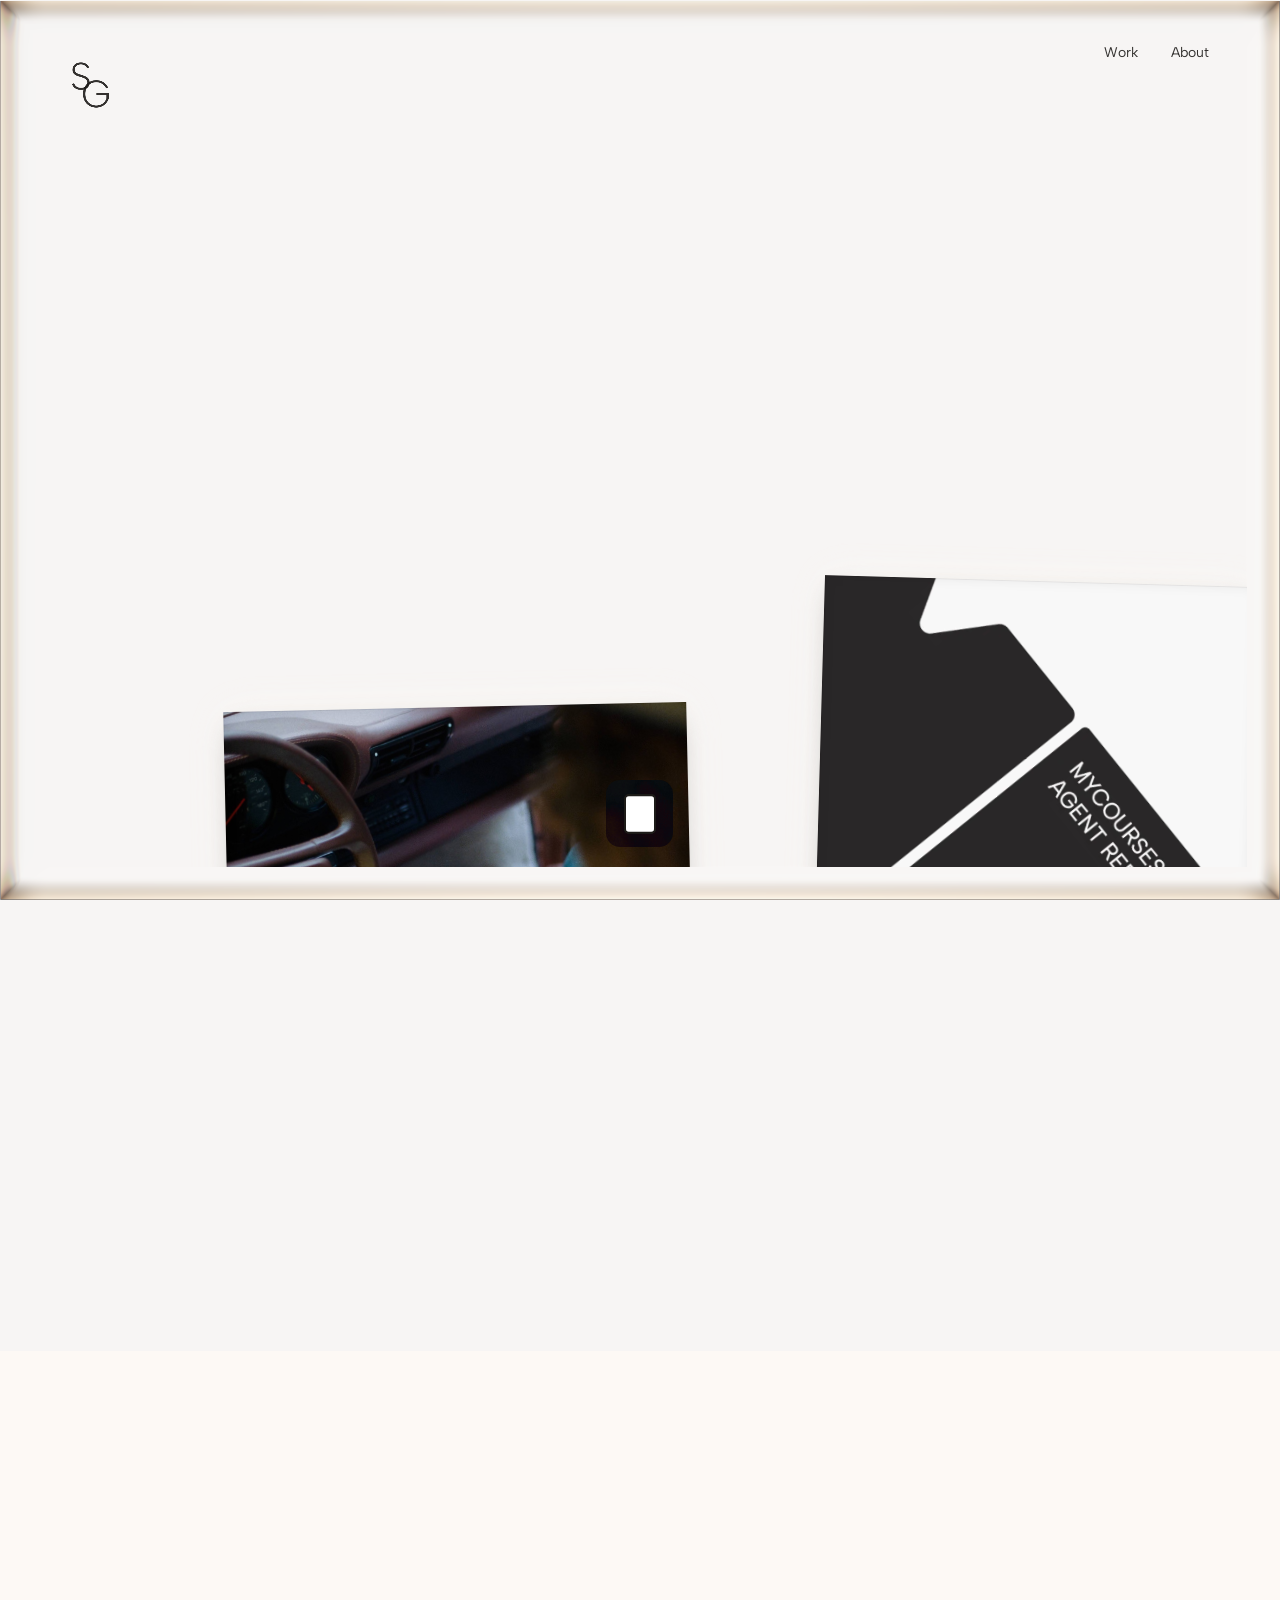
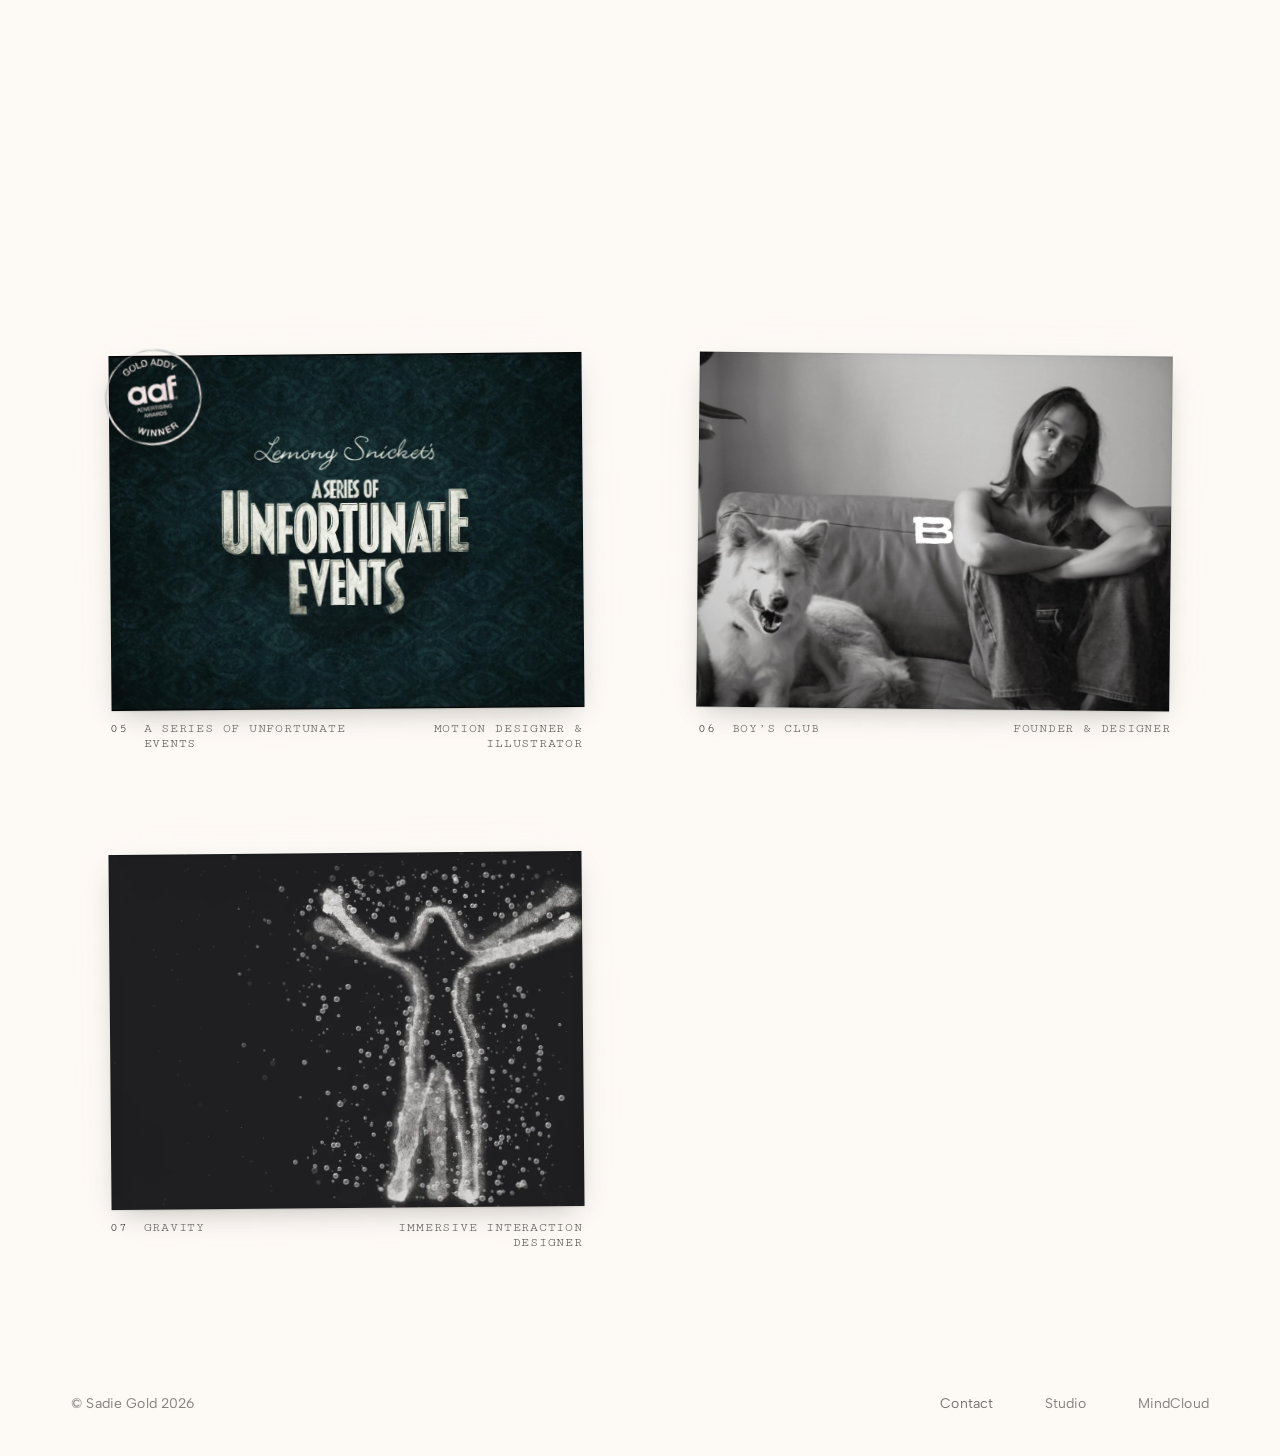
<file: index.html>
<!DOCTYPE html>
<html lang="en">
<head>
<meta charset="UTF-8">
<meta name="viewport" content="width=device-width, initial-scale=1.0, viewport-fit=cover">
<meta name="theme-color" content="#F7F5F4">
<meta name="description" content="Sadie Gold, product &amp; brand designer. Selected work.">
<title>Sadie Gold | Product &amp; Brand Designer</title>

<!--
  FILE MAP
    css/tokens.css       colors, type, spacing, motion, z-index. Edit values HERE.
    css/components.css   base, type, nav, light-box background, cursor, paper, contact modal (shared)
    css/home.css         homepage: hero + sheets (scatter -> grid)
    js/projects-data.js  every project's title, cover, media (shared) + HOME_ORDER
    js/order.js          default order, or a company link's (?for=), see /admin/
    js/home.js           builds the sheets, scroll-driven scatter -> grid
    js/nav.js            the header links on every page (Work / About / Contact)
    js/cursor.js, touch.js, contact.js, viewer.js (shared)
-->

<script>
  // reload always starts at the top so the scatter -> grid sequence plays from the start;
  // arriving from a Work link (#work) skips straight to the settled grid (js/home.js)
  if ('scrollRestoration' in history) history.scrollRestoration = 'manual';
  if (location.hash !== '#work') window.scrollTo(0, 0);
</script>

<link rel="preconnect" href="https://fonts.googleapis.com">
<link rel="preconnect" href="https://fonts.gstatic.com" crossorigin>
<link href="https://fonts.googleapis.com/css2?family=Albert+Sans:wght@300;400;500&family=Cutive+Mono&display=swap" rel="stylesheet">

<link rel="stylesheet" href="css/tokens.css?v=224">
<link rel="stylesheet" href="css/components.css?v=224">
<link rel="stylesheet" href="css/home.css?v=224">
</head>
<body class="home">

  <!-- light-box background image (assets/lightbox/), homepage only -->
  <div class="lightbox" aria-hidden="true"></div>
  <div class="lightbox__edge" aria-hidden="true"></div>

  <header class="site-nav site-nav--fade-in">
    <a class="logo-button" href="index.html">SG</a>
  </header>

  <main>
    <section class="hero" id="hero">
      <!-- the S and G glide up into the corner logo on scroll (js/home.js, TITLE -> SG) -->
      <h1 class="hero__title text-title"><span><span class="hero__word">Sadie</span></span><span><span class="hero__word">Gold</span></span></h1>
      <p class="hero__role">Product &amp; Brand Designer</p>
    </section>

    <section class="sheets" id="work" aria-label="Selected work">
      <!-- one .sheet per project, in the portfolio order (js/order.js), built by js/home.js -->
    </section>

  </main>

  <footer class="site-footer">
    <p class="text-label">&copy; Sadie Gold 2026</p>
    <nav class="site-footer__links" aria-label="More">
      <button class="text-label" type="button" data-open-contact data-cursor-solid="white">Contact</button>
      <a class="text-label" href="studio.html">Studio</a>
      <a class="text-label" href="/mindcloud/">MindCloud</a>
    </nav>
  </footer>

  <!-- contents built by js/contact.js -->
  <div class="contact-modal"></div>

  <script src="js/nav.js?v=224"></script>
  <script src="js/cursor.js?v=224"></script>
  <script src="js/contact.js?v=224"></script>
  <script src="js/projects-data.js?v=224"></script>
  <script src="js/order.js?v=224"></script>
  <script src="js/references-data.js?v=224"></script>
  <script src="js/home.js?v=224"></script>
  <script src="js/align.js?v=224"></script>
  <script src="js/touch.js?v=224"></script>
</body>
</html>
</file>
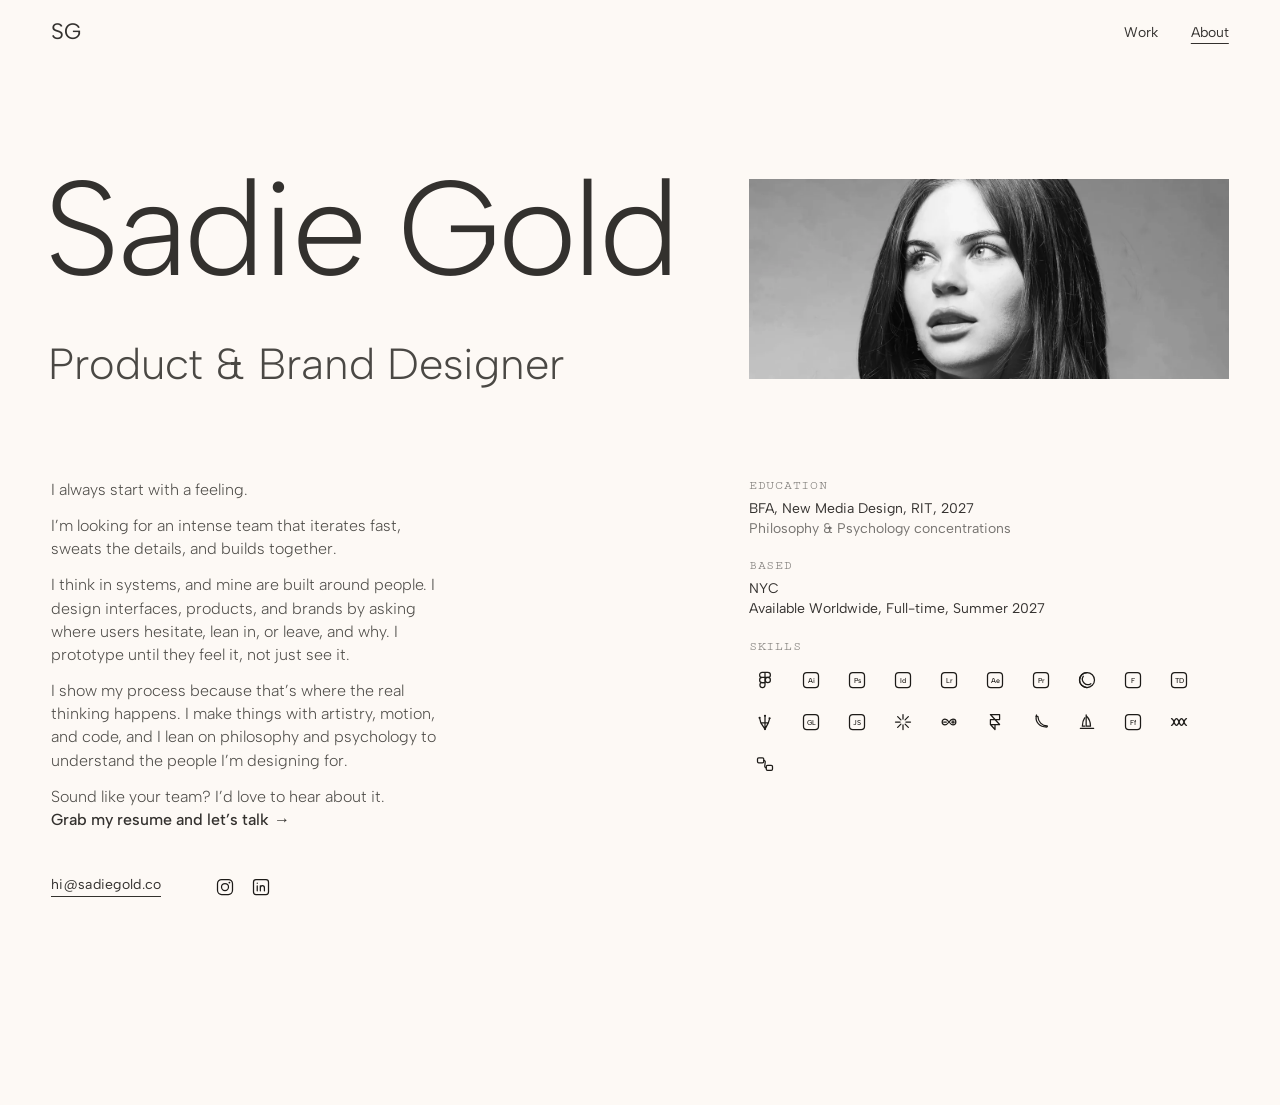
<file: about.html>
<!DOCTYPE html>
<html lang="en">
<head>
<meta charset="UTF-8">
<meta name="viewport" content="width=device-width, initial-scale=1.0, viewport-fit=cover">
<meta name="theme-color" content="#FDF9F5">
<meta name="description" content="About Sadie Gold, product &amp; brand designer.">
<title>About | Sadie Gold</title>

<!--
  ABOUT. The bio, location line, email and resume path come from
  js/contact.js (window.SITE_COPY), so they stay identical to the contact
  popup: edit them there, not here.
-->

<link rel="preconnect" href="https://fonts.googleapis.com">
<link rel="preconnect" href="https://fonts.gstatic.com" crossorigin>
<link href="https://fonts.googleapis.com/css2?family=Albert+Sans:wght@300;400;500&family=Cutive+Mono&display=swap" rel="stylesheet">

<link rel="stylesheet" href="css/tokens.css?v=224">
<link rel="stylesheet" href="css/components.css?v=224">
<link rel="stylesheet" href="css/pages.css?v=224">
<!-- hold the page's entrance until its text is built and the font is in
     (released by the script at the end of the page; this timer is only a
     safety net), so it plays as one clean sequence with nothing jumping -->
<script>
  document.documentElement.classList.add('is-loading');
  setTimeout(function () { document.documentElement.classList.remove('is-loading'); }, 1500);
</script>
</head>
<body class="page" data-page="about">

  <header class="site-nav">
    <a class="logo-button" href="index.html">SG</a>
  </header>

  <main class="page__main page__main--about">
    <header class="page__head page__head--about">
      <!-- portrait: any size works, it crops to fill the 3:4 box. On phones
           it moves down beside the email / Resume row (css/pages.css) -->
      <div class="about__portrait chunk" style="--chunk: 1">
        <img src="assets/about/portrait.webp?v=2" alt="Sadie Gold" width="1200" height="1379" decoding="async">
      </div>
      <h1 class="text-title chunk" style="--chunk: 1">Sadie Gold</h1>
      <p class="page__lede chunk" style="--chunk: 2">Product &amp; <span style="white-space: nowrap">Brand Designer</span></p>
    </header>

    <!-- each .chunk arrives in turn (--chunk = its place in line, css/pages.css);
         the bio's sentences come in one by one (script below) -->
    <div class="about">
      <div class="about__bio text-project-body" data-about-bio></div>

      <dl class="about__facts">
        <div class="chunk" style="--chunk: 8">
          <dt class="text-label">Education</dt>
          <dd>BFA, New Media Design, RIT, 2027<br><span class="about__sub">Philosophy &amp; Psychology concentrations</span></dd>
        </div>
        <div class="chunk" style="--chunk: 9" data-about-meta hidden>
          <dt class="text-label">Based</dt>
          <dd></dd>
        </div>
        <!-- one row of app icons; the list lives in js/skills-data.js -->
        <div class="chunk" style="--chunk: 10">
          <dt class="text-label">Skills</dt>
          <dd data-skills></dd>
        </div>
      </dl>

      <div class="about__links chunk" style="--chunk: 11">
        <a class="cs-link" data-about-email href="#">Email</a>
        <span class="about__resume">
          <!-- phones only (css/pages.css): on a computer the resume comes
               with the bio's "grab my resume" link -->
          <a class="cs-link about__resume-link" data-about-resume href="#" download="Sadie-Gold-Resume.pdf">Resume</a>
          <!-- Instagram + LinkedIn icons added here by the script below -->
        </span>
      </div>
    </div>
  </main>

  <footer class="site-footer">
    <p class="text-label">&copy; Sadie Gold 2026</p>
    <nav class="site-footer__links" aria-label="More">
      <button class="text-label" type="button" data-open-contact data-cursor-solid="white">Contact</button>
      <a class="text-label" href="studio.html">Studio</a>
      <a class="text-label" href="/mindcloud/">MindCloud</a>
    </nav>
  </footer>

  <div class="contact-modal"></div>

  <script src="js/nav.js?v=224"></script>
  <script src="js/cursor.js?v=224"></script>
  <script src="js/contact.js?v=224"></script>
  <script src="js/align.js?v=224"></script>
  <script src="js/touch.js?v=224"></script>
  <script src="js/order.js?v=224"></script>
  <script src="js/skills-data.js?v=224"></script>
  <script src="js/skills.js?v=224"></script>
  <script>
    (function () {
      var copy = window.SITE_COPY;
      if (!copy) return;
      // the bio: five paragraphs, each arriving in turn (chunks 3 to 7).
      // A sentence marked desk / phone starts a new paragraph on a computer
      // / a phone (css/pages.css shows only that screen's breaks); here the
      // paragraphs are the same on every screen. The last paragraph ends in
      // the call to action (a bold link).
      var BIO = [
        { t: 'I always start with a feeling.' },
        { t: 'I\u2019m looking for an intense team that iterates fast, sweats the details, and builds together.', desk: true, phone: true },
        { t: 'I think in systems, and mine are built around people.', desk: true, phone: true },
        { t: 'I design interfaces, products, and brands by asking where users hesitate, lean in, or leave, and why.' },
        { t: 'I prototype until they feel it, not just see it.' },
        { t: 'I show my process because that\u2019s where the real thinking happens.', desk: true, phone: true },
        { t: 'I make things with artistry, motion, and code, and I lean on philosophy and psychology to understand the people I\u2019m designing for.' },
        { t: 'Sound like your team?', desk: true, phone: true },
        { t: 'I\u2019d love to hear about it.' }
      ];
      var bio = document.querySelector('[data-about-bio]');
      var group = 0;
      BIO.forEach(function (s, i) {
        if (i) {
          if (s.desk || s.phone) {
            var br = bio.appendChild(document.createElement('span'));
            br.className = 'about__break' + (s.desk ? ' is-desk' : '') + (s.phone ? ' is-phone' : '');
          }
          if (s.desk) group++;
          if (!(s.desk && s.phone)) bio.appendChild(document.createTextNode(' '));
        }
        var line = bio.appendChild(document.createElement('span'));
        line.className = 'chunk chunk--line';
        line.style.setProperty('--chunk', 3 + group);
        line.textContent = s.t;
        if (i === BIO.length - 1) {
          line.appendChild(document.createTextNode(' '));
          line.appendChild(resumeLink());
        }
      });

      // "grab my resume and let's talk ->": downloads the PDF and opens a
      // Gmail compose window (always Gmail, on phones too) in a new tab.
      // Phones skip the download (it gets lost there): they have the
      // Resume link in the row below instead.
      var phone = window.matchMedia('(max-width: 760px)');
      function resumeLink() {
        var a = document.createElement('a');
        a.className = 'about__cta';
        a.href = 'https://mail.google.com/mail/?view=cm&fs=1&to=' + encodeURIComponent(copy.email) +
          '&su=' + encodeURIComponent('Hi Sadie');
        a.target = '_blank';
        a.rel = 'noopener';
        a.setAttribute('aria-label', 'Download my resume and email me in Gmail');
        var label = 'Grab my resume and let\u2019s talk';
        if (window.matchMedia('(hover: hover) and (pointer: fine)').matches) rolling(a, label);
        else a.appendChild(document.createTextNode(label));
        var arrow = a.appendChild(document.createElement('span'));
        arrow.className = 'about__cta-arrow';
        arrow.setAttribute('aria-hidden', 'true');
        arrow.textContent = '\u2192';
        a.addEventListener('click', function () {
          if (phone.matches) return;
          var dl = document.createElement('a');
          dl.href = copy.resume;
          dl.setAttribute('download', 'Sadie-Gold-Resume.pdf');
          document.body.appendChild(dl);
          dl.click();
          dl.remove();
        });
        return a;
      }

      // computers: the words roll up letter by letter, left to right, on
      // hover and again on leaving: the letters lift away as the same
      // words rise in from below. Two stacked copies take turns.
      // Styles: .about__cta-swap in css/pages.css.
      function rolling(a, text) {
        var swap = a.appendChild(document.createElement('span'));
        swap.className = 'about__cta-swap';
        swap.setAttribute('aria-hidden', 'true');
        var layer = function (cls) {
          var l = swap.appendChild(document.createElement('span'));
          l.className = 'about__cta-layer' + cls;
          text.split('').forEach(function (ch, k) {
            var c = l.appendChild(document.createElement('span'));
            c.textContent = ch;
            c.style.setProperty('--i', k);
          });
          return l;
        };
        var showing = layer('');
        var waiting = layer(' is-below');
        var roll = function () {
          var inn = waiting, out = showing;
          inn.classList.add('is-still', 'is-below');
          inn.classList.remove('is-above');
          inn.getBoundingClientRect();
          inn.classList.remove('is-still', 'is-below');
          out.classList.add('is-above');
          showing = inn;
          waiting = out;
        };
        a.addEventListener('mouseenter', roll);
        a.addEventListener('mouseleave', roll);
      }

      // the location: each array entry is its own line
      var meta = document.querySelector('[data-about-meta]');
      if (copy.location) {
        var dd = meta.querySelector('dd');
        [].concat(copy.location).forEach(function (line, k) {
          if (k) dd.appendChild(document.createElement('br'));
          dd.appendChild(document.createTextNode(line.replace(/^Based in /, '')));
        });
        meta.hidden = false;
      }
      var email = document.querySelector('[data-about-email]');
      email.textContent = copy.email;
      copy.mailLink(email, 'Hi Sadie');
      document.querySelector('[data-about-resume]').href = copy.resume;
      // Instagram + LinkedIn, right of the email (same icons as the Contact popup)
      var group = document.querySelector('.about__resume');
      if (copy.social) ['instagram', 'linkedin'].forEach(function (name) {
        var icon = copy.social(name);
        icon.classList.add('about__social');
        group.appendChild(icon);
      });

      // everything's built: once the font is in (or after 700ms at most,
      // so a slow connection never stalls the page), let the entrance play
      var fontsIn = document.fonts && document.fonts.ready ? document.fonts.ready : Promise.resolve();
      Promise.race([fontsIn, new Promise(function (r) { setTimeout(r, 700); })]).then(function () {
        requestAnimationFrame(function () { document.documentElement.classList.remove('is-loading'); });
      });
    })();
  </script>
</body>
</html>
</file>
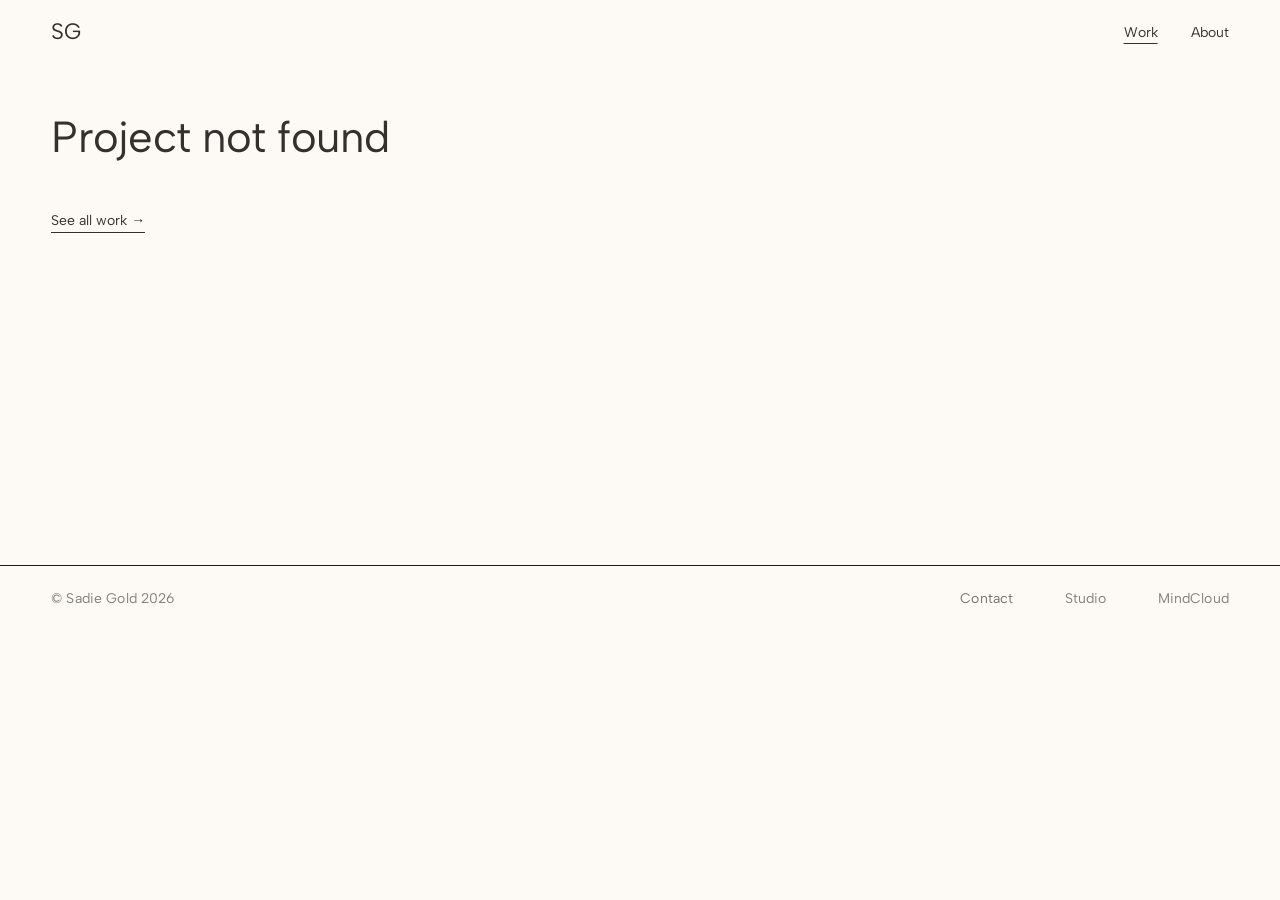
<file: project.html>
<!DOCTYPE html>
<html lang="en">
<head>
<meta charset="UTF-8">
<meta name="viewport" content="width=device-width, initial-scale=1.0, viewport-fit=cover">
<meta name="theme-color" content="#FDF9F5">
<title>Sadie Gold | Work</title>

<!--
  Shared template for every case study: project.html?project=<slug>.
  Everything inside <main> is built by js/project.js from that project's
  entry in js/projects-data.js, so adding a project never touches this file.
-->

<link rel="preconnect" href="https://fonts.googleapis.com">
<link rel="preconnect" href="https://fonts.gstatic.com" crossorigin>
<link href="https://fonts.googleapis.com/css2?family=Albert+Sans:wght@300;400;500&family=Cutive+Mono&display=swap" rel="stylesheet">

<link rel="stylesheet" href="css/tokens.css?v=224">
<link rel="stylesheet" href="css/components.css?v=224">
<link rel="stylesheet" href="css/project.css?v=224">
</head>
<body class="project-page">

  <header class="site-nav">
    <a class="logo-button" href="index.html">SG</a>
  </header>

  <main class="cs" id="case-study">
    <!-- hero, section nav, 01 Idea / 02 Friction / 03 Work, Next Project: js/project.js -->
  </main>

  <footer class="site-footer">
    <p class="text-label">&copy; Sadie Gold 2026</p>
    <nav class="site-footer__links" aria-label="More">
      <button class="text-label" type="button" data-open-contact data-cursor-solid="white">Contact</button>
      <a class="text-label" href="studio.html">Studio</a>
      <a class="text-label" href="/mindcloud/">MindCloud</a>
    </nav>
  </footer>

  <!-- contents built by js/contact.js (one copy of the text for every page) -->
  <div class="contact-modal"></div>

  <script src="js/nav.js?v=224"></script>
  <script src="js/cursor.js?v=224"></script>
  <script src="js/contact.js?v=224"></script>
  <script src="js/projects-data.js?v=224"></script>
  <script src="js/order.js?v=224"></script>
  <script src="js/paper.js?v=224"></script>
  <script src="js/drag.js?v=224"></script>
  <script src="js/project.js?v=224"></script>
  <script src="js/viewer.js?v=224"></script>
  <script src="js/swipe-back.js?v=224"></script>
  <script src="js/align.js?v=224"></script>
  <script src="js/touch.js?v=224"></script>
</body>
</html>
</file>
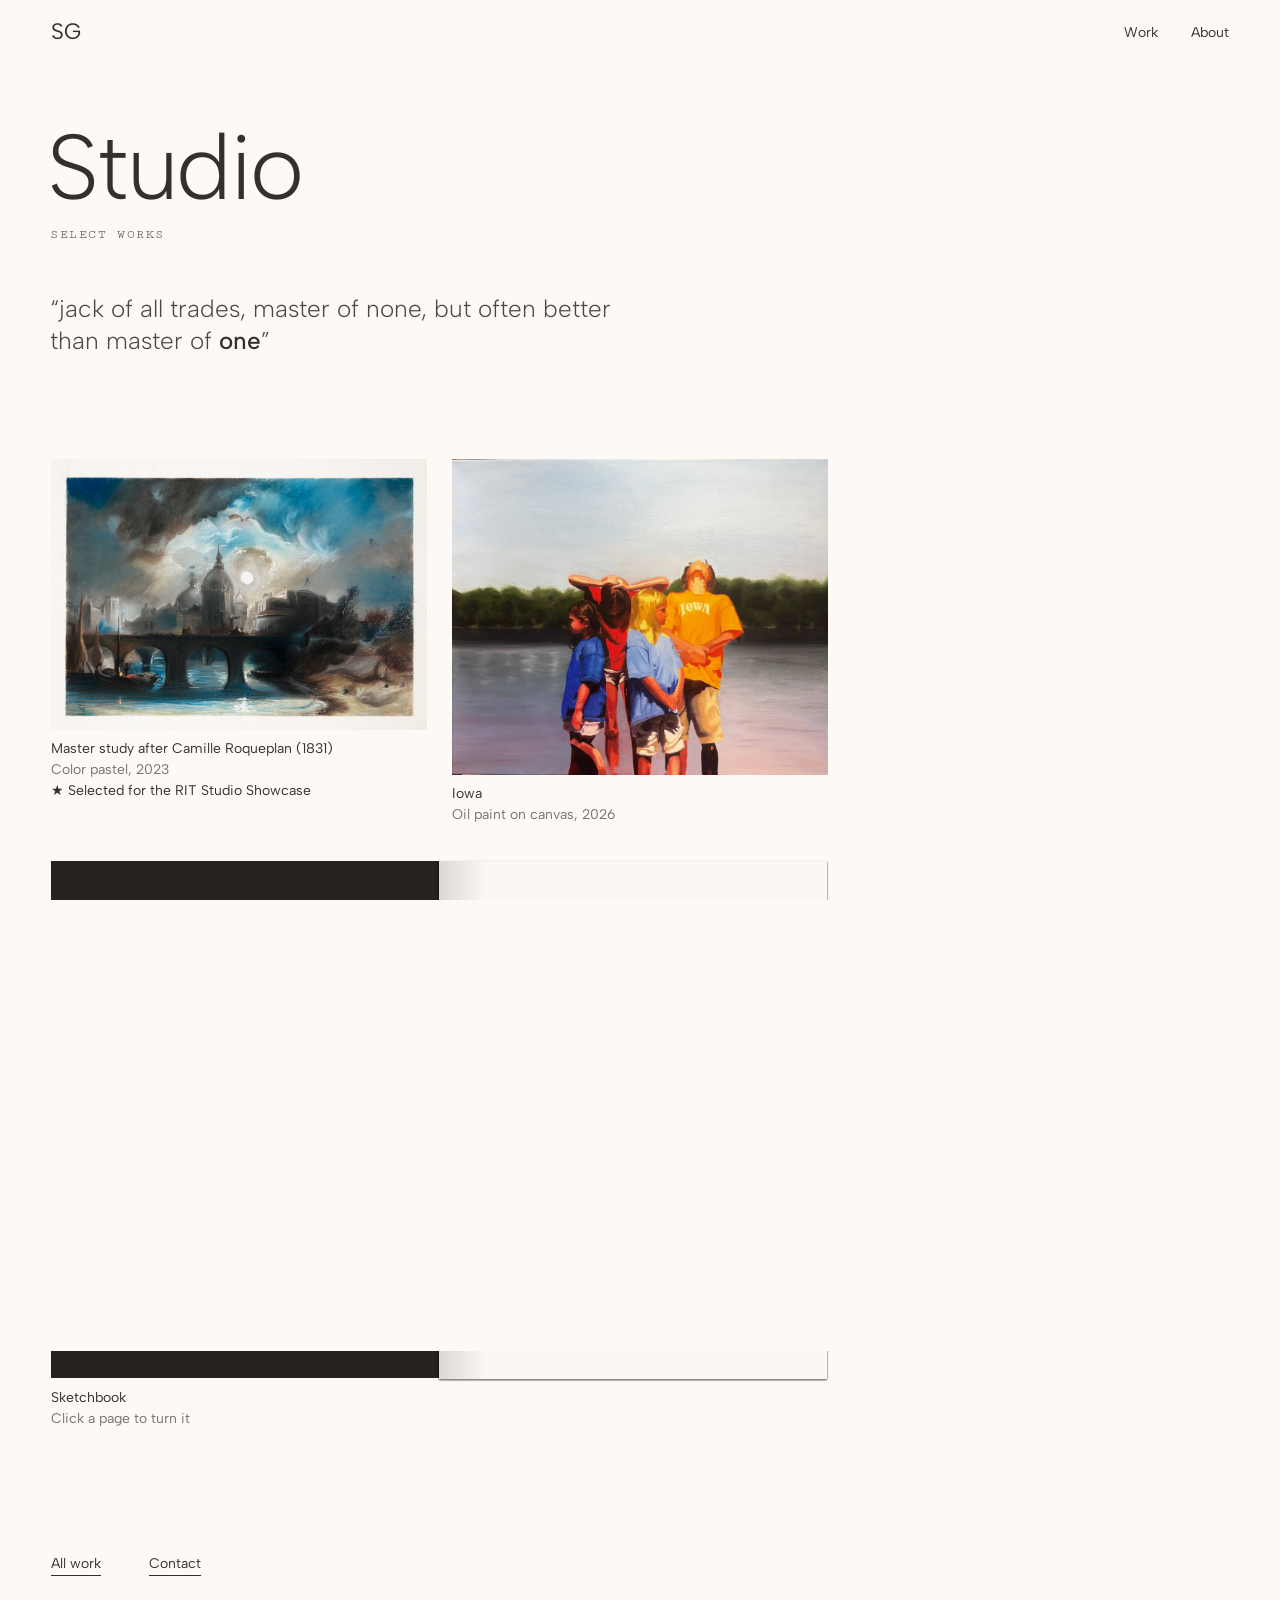
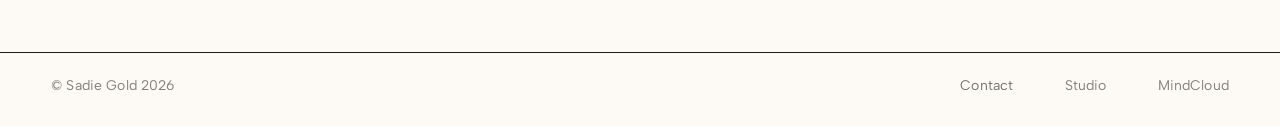
<file: studio.html>
<!DOCTYPE html>
<html lang="en">
<head>
<meta charset="UTF-8">
<meta name="viewport" content="width=device-width, initial-scale=1.0, viewport-fit=cover">
<meta name="theme-color" content="#FDF9F5">
<meta name="description" content="Studio: paintings, sketches and sewing by Sadie Gold.">
<title>Studio | Sadie Gold</title>

<!--
  STUDIO. Supplemental work, not case studies. Everything inside
  #studio is built by js/studio.js from js/studio-data.js.
-->

<link rel="preconnect" href="https://fonts.googleapis.com">
<link rel="preconnect" href="https://fonts.gstatic.com" crossorigin>
<link href="https://fonts.googleapis.com/css2?family=Albert+Sans:wght@300;400;500&family=Cutive+Mono&display=swap" rel="stylesheet">

<link rel="stylesheet" href="css/tokens.css?v=224">
<link rel="stylesheet" href="css/components.css?v=224">
<link rel="stylesheet" href="css/project.css?v=224">
<link rel="stylesheet" href="css/pages.css?v=224">
<!-- hold the page's entrance until the font and the first pieces are in
     (released by js/studio.js; this timer is only a safety net), so it
     plays as one clean sequence with nothing popping in late -->
<script>
  document.documentElement.classList.add('is-loading');
  setTimeout(function () { document.documentElement.classList.remove('is-loading'); }, 1800);
</script>
</head>
<body class="page" data-page="studio">

  <header class="site-nav">
    <a class="logo-button" href="index.html">SG</a>
  </header>

  <main class="page__main">
    <!-- laid out like a project page's top: name, type in mono, tagline -->
    <header class="page__head page__head--studio">
      <h1>
        <span class="page__name text-title chunk" style="--chunk: 0">Studio</span>
        <span class="page__kind chunk" style="--chunk: 1">Select Works</span>
      </h1>
      <p class="page__lede chunk" style="--chunk: 2"></p>
    </header>

    <div class="studio" id="studio"></div>

    <nav class="page__more" aria-label="More">
      <a class="cs-link" href="index.html#work">All work</a>
      <button class="cs-link" type="button" data-open-contact data-cursor-solid="white">Contact</button>
    </nav>
  </main>

  <footer class="site-footer">
    <p class="text-label">&copy; Sadie Gold 2026</p>
    <nav class="site-footer__links" aria-label="More">
      <button class="text-label" type="button" data-open-contact data-cursor-solid="white">Contact</button>
      <a class="text-label" href="studio.html">Studio</a>
      <a class="text-label" href="/mindcloud/">MindCloud</a>
    </nav>
  </footer>

  <div class="contact-modal"></div>

  <script src="js/nav.js?v=224"></script>
  <script src="js/cursor.js?v=224"></script>
  <script src="js/contact.js?v=224"></script>
  <script src="js/studio-data.js?v=224"></script>
  <script src="js/studio.js?v=224"></script>
  <script src="js/viewer.js?v=224"></script>
  <script src="js/align.js?v=224"></script>
  <script src="js/touch.js?v=224"></script>
</body>
</html>
</file>
<file: css/tokens.css>
/*
  DESIGN TOKENS — single source of truth for color, type, space, motion.
  Light-box direction (Oct 22 2026). Change a value here, never hardcode
  it in a component; add a token if you need a new one.
*/

:root {
  /* ---------- palette ---------- */
  --color-paper: #FDF9F5;       /* primary light: the light-box surface */
  --color-ink: #1D1B18;         /* primary dark: text, frame */
  --color-gold: #D2BA85;        /* secondary */
  --color-stone: #DFD4C7;       /* secondary */
  --color-slate: #667C92;       /* secondary */
  --color-olive: #37392F;       /* tertiary */
  --color-white: #FFFFFF;       /* tertiary */
  --color-blush: #F9F0E8;       /* tertiary */

  /* light-box background (homepage only): assets/lightbox/lightbox-frame.png */
  --lightbox-surface: #F7F5F4;  /* the image's center, sampled */
  --lightbox-edge: clamp(20px, 2.6vw, 36px); /* drawn depth of the bevel */
  --frame-width: clamp(10px, 2vw, 20px);     /* content inset from the edge */

  /* text opacity: all text sits at 80–90% so it reads as printed, not pixel-black */
  --text-strong: rgba(29, 27, 24, 0.9);
  --text-soft: rgba(29, 27, 24, 0.8);
  --text-muted: rgba(29, 27, 24, 0.6);

  /* printed-paper shadow: soft contact shadow + faint inner edge + glow */
  --shadow-paper:
    0 1px 1px rgba(16, 14, 12, 0.08),
    0 10px 28px -10px rgba(16, 14, 12, 0.28),
    0 0 40px rgba(255, 252, 245, 0.55);
  --shadow-paper-lift:
    0 2px 2px rgba(16, 14, 12, 0.08),
    0 22px 48px -14px rgba(16, 14, 12, 0.34),
    0 0 48px rgba(255, 252, 245, 0.6);
  --inset-paper: inset 0 0 0 1px rgba(16, 14, 12, 0.06), inset 0 0 14px rgba(16, 14, 12, 0.07);

  /* ---------- type ---------- */
  --font-display: 'Albert Sans', 'Helvetica Neue', Arial, sans-serif;
  --font-mono: 'Cutive Mono', 'Courier New', monospace;

  --text-title-size: clamp(64px, 10.5vw, 168px);
  --text-title-weight: 300;
  --text-title-line-height: 0.92;
  --text-title-tracking: -0.025em;

  --text-h1-size: clamp(30px, 3.4vw, 48px);
  --text-h1-weight: 400;
  --text-h1-line-height: 1.05;

  --text-h2-size: clamp(20px, 1.9vw, 26px);
  --text-h2-weight: 400;

  --text-body-size: clamp(16px, 1.25vw, 19px);
  --text-body-weight: 300;
  --text-body-line-height: 1.45;

  --text-small-size: 14px;          /* nav, role line */
  --text-label-size: 13px;          /* Cutive Mono labels: never smaller */
  --text-label-tracking: 0.06em;

  /* ---------- layout: one 8-column grid on every page ----------
     |margin| col |gutter| col |gutter| ... | col |margin|
       margin   20px phone -> 56px desktop (4vw)
       gutter   16px phone -> 32px desktop (2vw)
       columns  8, equal, fill what's left
     Everything sits on it via .grid (below): spans are written in
     columns (e.g. 3 / 8), never in px. --page-margin is the margin as
     applied: the homepage adds the light-box frame to it (home.css).
     Press Shift+G on any page to see the columns (js/nav.js). */
  --grid-columns: 8;
  --grid-margin: clamp(20px, 4vw, 56px);
  --grid-gutter: clamp(16px, 2vw, 32px);
  --page-margin: var(--grid-margin);
  --nav-height: 64px;

  /* vertical rhythm: the only spacing steps used between blocks */
  --space-section: clamp(72px, 10vw, 144px);  /* between sections */
  --space-block: clamp(32px, 4vw, 56px);      /* heading -> content, content -> content */
  --space-row: clamp(28px, 3vw, 44px);        /* between rows of images */
  --space-item: clamp(10px, 1vw, 14px);       /* image -> its label, label -> value */

  /* grey stand-in for an image that isn't in the folder yet */
  --color-missing: #D9D6D1;

  /* ---------- motion ---------- */
  --ease-smooth: cubic-bezier(0.22, 1, 0.36, 1);
  --ease-bounce: cubic-bezier(0.34, 1.56, 0.64, 1);
  --duration-fast: 200ms;
  --duration-base: 450ms;
  --duration-slow: 900ms;

  /* ---------- z-space ---------- */
  --z-paper-back: 20;
  --z-paper-front: 30;
  --z-paper-active: 100;
  --z-title: 200;
  --z-nav: 600;
  --z-frame: 650;      /* the light box's edge, over everything that scrolls (home) */
  --z-dragging: 800;
  --z-modal: 1000;
  --z-cursor-label: 1100;

  /* ---------- legacy aliases (project page + shared components still use these names) ---------- */
  --color-paper-white: var(--color-paper);
  --color-blue: var(--color-ink);
  --color-tape: var(--color-stone);
  --color-surface-paper: var(--color-paper);
  --color-text-on-dark: var(--text-strong);
  --color-text-on-light: var(--text-strong);
  --text-subheader-size: var(--text-h2-size);
  --text-subheader-weight: 400;
  --text-subheader-section-size: var(--text-h2-size);
  --text-subheader-section-weight: 300;
  --text-subheader-section-line-height: 1.1;
  --text-subheader-section-tracking: 0.02em;
  --text-body1-size: var(--text-label-size);
  --text-body1-weight: 400;
  --text-project-body-size: var(--text-body-size);
  --text-project-body-weight: var(--text-body-weight);
  --text-project-body-line-height: var(--text-body-line-height);
  --text-nav1-size: var(--text-small-size);
  --text-nav2-size: var(--text-small-size);
}

.grid {
  display: grid;
  grid-template-columns: repeat(var(--grid-columns), minmax(0, 1fr));
  column-gap: var(--grid-gutter);
  padding-left: var(--page-margin);
  padding-right: var(--page-margin);
}

/* a nested block that keeps the parent's 8 columns (spans still line up) */
.subgrid {
  grid-column: 1 / -1;
  display: grid;
  grid-template-columns: subgrid;
  column-gap: var(--grid-gutter);
}
@supports not (grid-template-columns: subgrid) {
  .subgrid { grid-template-columns: repeat(var(--grid-columns), minmax(0, 1fr)); }
}
</file>
<file: css/components.css>
/*
  SHARED COMPONENTS — base, type, nav, light-box frame + glass, cursor,
  paper, contact modal. Used by every page. Needs tokens.css first.
*/

* { margin: 0; padding: 0; box-sizing: border-box; }

html, body {
  background: var(--color-paper);
  /* clip (not hidden) so html/body never become scroll containers — keeps position:sticky working */
  overflow-x: clip;
}

/* no visible scrollbar on any page (pages still scroll by wheel, trackpad,
   touch and keyboard) */
html,
.contact-modal__paper { scrollbar-width: none; }
html::-webkit-scrollbar,
.contact-modal__paper::-webkit-scrollbar { display: none; }

/* contact popup open: the page behind it doesn't scroll */
html.is-contact-open { overflow: hidden; }

body {
  font-family: var(--font-display);
  font-weight: 300;
  color: var(--text-strong);
  -webkit-font-smoothing: antialiased;
  text-rendering: optimizeLegibility;
}

a { color: inherit; text-decoration: none; }
img, video { display: block; max-width: 100%; }
p, li, blockquote, figcaption { text-wrap: pretty; }
h1, h2, h3, h4 { text-wrap: balance; font-weight: inherit; }
/* buttons don't inherit text-transform by default — force it so they match their context */
button { font: inherit; color: inherit; background: none; border: none; cursor: inherit; text-transform: inherit; }
:focus-visible { outline: 1px solid var(--color-ink); outline-offset: 4px; }

/* ---------- type ---------- */

.text-title {
  font-family: var(--font-display);
  font-weight: var(--text-title-weight);
  font-size: var(--text-title-size);
  line-height: var(--text-title-line-height);
  letter-spacing: var(--text-title-tracking);
  color: var(--text-strong);
}

.text-h1 {
  font-family: var(--font-display);
  font-weight: var(--text-h1-weight);
  font-size: var(--text-h1-size);
  line-height: var(--text-h1-line-height);
  letter-spacing: -0.01em;
}

/*
  TYPE RULE (case studies, About, Studio, footer; the homepage prints keep
  their captions as designed):
    Cutive Mono   only for  numbers (02 / 04, section numbers 01 02 03),
                            small field labels (ROLE, CLIENT, EDUCATION),
                            tags (status, award) and a project's type
                            under its name (TITLE SEQUENCE)
    Albert Sans   everything else: titles, section names, body, buttons,
                            links, captions, footer
  Cutive Mono has one thin weight: keep it uppercase, tracked, >=13px, near full opacity.
*/
.text-h2,
.text-subheader,
.text-body1,
.text-label {
  font-family: var(--font-mono);
  font-weight: 400;
  text-transform: uppercase;
  letter-spacing: var(--text-label-tracking);
  color: var(--text-strong);
}
.text-h2 { font-size: var(--text-h2-size); }
.text-subheader { font-size: var(--text-subheader-size); }
.text-body1,
.text-label { font-size: var(--text-label-size); }

.text-subheader-section {
  font-family: var(--font-display);
  font-weight: var(--text-subheader-section-weight);
  font-size: var(--text-subheader-section-size);
  line-height: var(--text-subheader-section-line-height);
  letter-spacing: var(--text-subheader-section-tracking);
}

.text-project-body {
  font-family: var(--font-display);
  font-weight: var(--text-project-body-weight);
  font-size: var(--text-project-body-size);
  line-height: var(--text-project-body-line-height);
  color: var(--text-soft);
  max-width: 50ch;
}

/* ---------- nav (identical on every page) ---------- */

.site-nav {
  position: fixed;
  top: var(--frame-width);
  left: var(--frame-width);
  right: var(--frame-width);
  z-index: var(--z-nav);
  height: var(--nav-height);
  display: flex;
  align-items: center;
  justify-content: space-between;
  padding: 0 var(--grid-margin);
  font-size: var(--text-small-size);
  /* solid paper, so on case studies it joins the sticky 01 / 02 / 03 strip
     right under it (css/project.css) into one bar with nothing showing
     between; the homepage swaps in a fade over the light box (home.css) */
  background: var(--color-paper);
  pointer-events: none; /* re-enabled on the links */
}
.site-nav * { pointer-events: auto; }

.site-nav--fade-in { opacity: 0; transition: opacity 600ms ease; }
.site-nav--fade-in.is-in { opacity: 1; }

.nav-left { display: flex; align-items: center; }

.logo-button {
  font-size: calc(var(--text-small-size) * 1.6);   /* the SG mark, 60% up from the nav links so it holds the bar */
  line-height: 1;
  font-weight: 400;
  color: var(--text-strong);
  transition: opacity var(--duration-fast) ease;
}
.logo-button:hover { opacity: 0.6; }

.nav-right {
  display: flex;
  align-items: center;
  gap: clamp(20px, 2.6vw, 36px);
  font-weight: 400;
}
.nav-right a,
.nav-right button {
  cursor: pointer;
  color: var(--text-strong);
  transition: opacity var(--duration-fast) ease;
}
.nav-right a:hover,
.nav-right button:hover { opacity: 0.55; }
.nav-right [aria-current="page"] {
  text-decoration: underline;
  text-decoration-thickness: 1px;
  text-underline-offset: 6px;
}

/* underlined mono link (case-study footer, About, Studio) */
.cs-link {
  display: inline-block;
  padding-bottom: 3px;
  font-family: var(--font-display);
  font-size: var(--text-small-size);
  font-weight: 400;
  border-bottom: 1px solid currentColor;
  cursor: pointer;
  transition: opacity var(--duration-fast) ease;
}
.cs-link:hover { opacity: 0.55; }

/* ---------- tap targets ---------- */
/* Plain text links and bare icons get an invisible hit area around them,
   reaching Apple's 44 x 44pt minimum, so a near miss still lands (the
   cursor dot is small, fingers are big). It's a ::after box, so nothing
   moves and underlines stay where they are; stroked buttons (Resume, the
   case-study actions) are big enough already. The ones that are already
   positioned (popup / viewer Close) keep their own position. */
.logo-button,
.nav-right a,
.nav-right button,
.site-footer__links a,
.site-footer__links button,
.cs-link,
.cs-steps__link,
.cs-client__name,
.cs-client__ig,
.about__hi,
.contact-modal__studio,
.contact-modal__social { position: relative; }

.logo-button::after,
.nav-right a::after,
.nav-right button::after,
.site-footer__links a::after,
.site-footer__links button::after,
.cs-link::after,
.cs-steps__link::after,
.cs-client__name::after,
.about__hi::after,
.contact-modal__studio::after,
.contact-modal__close::after,
.viewer__close::after {
  content: '';
  position: absolute;
  inset: -14px -10px;   /* 17px-tall text + 28px = 45px tall */
}
/* bare icons (32-36px drawn): a few px all round makes 44 */
.contact-modal__social::after,
.cs-client__ig::after {
  content: '';
  position: absolute;
  inset: -6px;
}
.cs-client__ig::after { inset: -13px; }   /* the client Instagram glyph is only 18px */

/* ---------- About page turn (js/nav.js) ---------- */
/* the canvas the page turn is drawn on, over everything but the cursor */
.page-turn {
  position: fixed;
  inset: 0;
  width: 100%;
  height: 100%;
  z-index: calc(var(--z-modal) + 50);
  pointer-events: none;
}

/* ---------- light-box background (homepage only) ---------- */
/*
  Sadie's light-box image, fixed behind everything as the page's solid
  background. Drawn as a 9-slice (border-image): the 40px bevel at each
  edge keeps the same depth at every screen size, the corners never
  distort, and only the flat center stretches (`fill`). The page body is
  transparent on the homepage (css/home.css) so this shows through.
*/
.lightbox {
  position: fixed;
  inset: 0;
  z-index: -1;
  pointer-events: none;
  border-style: solid;
  border-width: var(--lightbox-edge);
  border-image: url('../assets/lightbox/lightbox-frame.png') 40 fill / var(--lightbox-edge) stretch;
  background: var(--lightbox-surface);
  background-clip: padding-box;
}

/* the light box's edge drawn again ON TOP of the page, so prints scrolling
   up and down slide under the frame instead of over it. ::before lays a
   solid surface band (the frame PNG's edge is partly see-through, so
   nothing peeks through it); ::after draws the bevel on top of that. */
.lightbox__edge {
  position: fixed;
  inset: 0;
  z-index: var(--z-frame);
  pointer-events: none;
}
.lightbox__edge::before,
.lightbox__edge::after {
  content: '';
  position: absolute;
  inset: 0;
  border: var(--lightbox-edge) solid var(--lightbox-surface);
}
.lightbox__edge::after {
  border-image: url('../assets/lightbox/lightbox-frame.png') 40 / var(--lightbox-edge) stretch;
}
@media print { .lightbox__edge { display: none; } }

/* iPhone Safari draws the page on under the status bar and the bottom
   toolbar, past where fixed things (the frame, the nav) reach. A solid
   band (added by js/nav.js) hangs off the top and the bottom of the screen
   on every page, 1px onto it, so anything scrolling stays under the
   frame and never shows past it. */
.edge-band {
  position: fixed;
  left: 0;
  right: 0;
  height: calc(50vh + 1px);
  z-index: var(--z-frame);
  background: var(--color-paper);
}
.edge-band--top { bottom: calc(100% - 1px); }
.edge-band--bottom { top: 100%; }   /* no overlap at the bottom: it drew a 1px paper line over the page */
.home .edge-band { background: var(--lightbox-surface); }
@media print { .edge-band { display: none; } }

/* pages without the light box (every page but home): no frame offset */
body:not(.home) { --frame-width: 0px; }
/* iPhone Safari colours its top bar from the solid element it finds at
   the top of the screen, and skips anything that ignores taps. The nav
   is solid paper on these pages, so it takes taps everywhere (nothing
   under it is reachable anyway) and Safari paints the bar paper too,
   instead of letting the page show through above it. */
body:not(.home) .site-nav { pointer-events: auto; }

@media print { .lightbox { display: none; } }

/* Letter-by-letter load-in, reusable anywhere (title lines, the "I'm a…"
   row, the project page title) — spans are injected by main.js /
   project.js. Each user sets its own
   --letter-duration (title: slow + dramatic; "I'm a…": fast, matching
   the role-cycle text's own motion language) and toggles .is-in on
   itself once its letters should animate in. */
.letter-reveal .letter {
  display: inline-block;
  opacity: 0;
  transform: translateY(0.4em);
  transition: opacity var(--letter-duration, 400ms) ease, transform var(--letter-duration, 400ms) ease;
}

.letter-reveal.is-in .letter {
  opacity: 1;
  transform: translateY(0);
}

.letter-reveal--fast {
  --letter-duration: 220ms;
}

/* Page load-in: blocks fade and glide up into place (same motion family
   as the letter reveals above), staggered by each element's own
   --load-delay. A CSS animation, so it plays from the very first paint
   with no flash of the final state; the empty `to` frame means each
   element lands on its OWN resting opacity/transform (e.g. a body
   paragraph's 0.85 opacity), not a forced 1. */
.load-rise {
  animation: load-rise 900ms var(--ease-smooth) var(--load-delay, 0ms) both;
}

@keyframes load-rise {
  from {
    opacity: 0;
    transform: translateY(28px);
  }
}

@media (prefers-reduced-motion: reduce) {
  .load-rise { animation: none; }
  .letter-reveal .letter { transition: none; }
}

/* ---------- custom cursor ---------- */
/*
  The real cursor hides (desktop/pointer:fine only) and this label follows
  it. At rest it's just a small dot; hovering a [data-cursor-label] element
  grows it into a filled rectangle showing that element's label text, with
  a fill/text pairing read from --cursor-fill / --cursor-text (set per
  element via inline style or a modifier class) so any paper can have its
  own on-brand contrast pair.
*/

body.custom-cursor-active,
body.custom-cursor-active * {
  cursor: none !important;
}

.cursor-label {
  position: fixed;
  left: 0;
  top: 0;
  z-index: var(--z-cursor-label);
  pointer-events: none;
  transform: translate(-50%, -50%);
  display: flex;
  align-items: center;
  justify-content: center;
  white-space: nowrap;
  overflow: hidden; /* BUG FIX guard: resting dot can never show leftover label text (see collapse() in js/cursor.js) */
  font-family: var(--font-mono);
  text-transform: uppercase; /* all Syne Mono text is uppercase, per spec */
  font-size: 10pt;
  letter-spacing: 0.08em;
  border-radius: 999px;
  background: #FFFFFF;
  color: var(--color-ink);
  /* `difference` inverts against whatever's underneath, so the resting
     dot stays visible on ANY background color automatically — no need to
     hand-pick a contrasting fill per section. Turned off below once the
     label expands with an explicit --cursor-fill/--cursor-text pair,
     since blending would distort those deliberately-chosen colors. */
  mix-blend-mode: difference;
  opacity: 0;
  width: 10px;
  height: 10px;
  padding: 0;
  transition:
    opacity var(--duration-fast) ease,
    width var(--duration-base) var(--ease-smooth),
    height var(--duration-base) var(--ease-smooth),
    padding var(--duration-base) var(--ease-smooth),
    background-color var(--duration-fast) ease,
    color var(--duration-fast) ease;
}

.cursor-label.is-visible {
  opacity: 0.9;
}

/* Over nav-right's "Mind Cloud"/"Contact" (see data-cursor-solid="white"
   below), the text itself turns charcoal (var(--color-ink)) on hover —
   the dot's usual mix-blend-mode:difference trick would react to THAT
   text color change in a way that reads as muddy here, so this state
   forces it to plain, un-blended white instead for a clean, deliberate
   contrast against the now-dark text. */
.cursor-label.is-solid-white {
  background: #FFFFFF;
  mix-blend-mode: normal;
}
/* over something draggable (data-cursor-solid="grab"): twice the size, with
   a soft shadow so the white still reads over pale paper */
.cursor-label.is-grab:not(.is-expanded) {
  width: 20px;
  height: 20px;
  box-shadow: 0 1px 4px rgba(16, 14, 12, 0.28);
}

/* expanded into a label ("View", "Open"...): a sharp-cornered tag, like
   the site's printed labels; only the resting dot is round */
.cursor-label.is-expanded {
  width: auto;
  height: auto;
  padding: 10px 20px;
  border-radius: 0;
  mix-blend-mode: normal;
}

@media (pointer: coarse) {
  .cursor-label { display: none; }
}

/* ---------- touch stand-ins (js/touch.js; html.is-touch = phone/tablet) ---------- */

html.is-touch a,
html.is-touch button {
  -webkit-tap-highlight-color: transparent;
}

/* label flash: the cursor label's expanded tag, popping up above the finger */
.touch-label {
  position: fixed;
  z-index: var(--z-cursor-label);
  pointer-events: none;
  padding: 10px 20px;
  border-radius: 0;
  background: #FFFFFF;
  color: var(--color-ink);
  font-family: var(--font-mono);
  text-transform: uppercase; /* all Syne Mono text is uppercase, per spec */
  font-size: 10pt;
  letter-spacing: 0.08em;
  white-space: nowrap;
  opacity: 0;
  transform: translate(-50%, -100%) translateY(-28px) scale(0.85);
  transition:
    opacity var(--duration-fast) ease,
    transform var(--duration-base) var(--ease-bounce);
}

.touch-label.is-shown {
  opacity: 0.95;
  transform: translate(-50%, -100%) translateY(-36px) scale(1);
}

/* light tap feedback — a quick press-in, since there's no hover */
html.is-touch .logo-button,
html.is-touch .nav-right a,
html.is-touch .nav-right button,
html.is-touch .contact-modal__email,
html.is-touch .contact-modal__resume {
  transition: transform 120ms ease, opacity 120ms ease, background var(--duration-fast) ease, color var(--duration-fast) ease, border-color var(--duration-fast) ease;
}

html.is-touch .logo-button:active,
html.is-touch .nav-right a:active,
html.is-touch .nav-right button:active {
  transform: scale(0.94);
  opacity: 0.7;
}

/* contact: the email underline + Resume fill show on tap (their hover looks) */
html.is-touch .contact-modal__email:active {
  border-color: var(--color-blue);
}

html.is-touch .contact-modal__resume:active {
  background: var(--color-blue);
  color: var(--color-paper-white);
  transform: scale(0.96);
}

/* ---------- paper component (shared base; homepage/project page extend it) ---------- */
/*
  A "paper" is any draggable/clickable card styled like a sheet of paper.
  Hover = drift a few px away from the cursor (set via --drift-x/--drift-y,
  JS-driven). Click = .is-active, which a page-specific rule promotes to
  --z-paper-active. This base class owns the drift + shadow + tape visuals;
  pages own position/size/z-index for their own specific papers.
*/

/*
  Two-layer structure, deliberately: .paper owns WHERE the sheet sits
  (left/top/rotate — set per-paper, either inline or via a modifier
  class) and never gets a hover/drift transform itself. .paper__inner
  owns HOW it reacts (the hover-drift translate, and the click-to-front
  scale bump) via its own independent `transform`. Keeping these on two
  separate elements means the drift animation and the base placement
  never fight over one `transform` property.
*/

.paper {
  position: absolute;
  cursor: pointer;
}

.paper__inner {
  --drift-x: 0px;
  --drift-y: 0px;
  --drift-rot: 0deg;
  position: relative;
  width: 100%;
  height: 100%;
  background: var(--color-paper-white);
  box-shadow: var(--shadow-paper), var(--inset-paper);
  transform: translate(var(--drift-x), var(--drift-y)) rotate(var(--drift-rot));
  transition:
    transform var(--duration-base) var(--ease-smooth),
    box-shadow var(--duration-base) ease;
  will-change: transform;
}

.paper:hover .paper__inner {
  box-shadow: var(--shadow-paper-lift), var(--inset-paper);
}

.paper.is-active {
  z-index: var(--z-paper-active);
}

/* Actively being dragged (js/drag.js) — above the nav, above everything.
   No transition while dragging: it needs to track the pointer 1:1, not
   ease toward it. */
.paper.is-dragging {
  z-index: var(--z-dragging);
  cursor: grabbing;
}

.paper.is-dragging .paper__inner {
  transition: none;
}

/* Persists after the drag ends (see js/drag.js) — once moved, a box stays
   above normal page content permanently, not just mid-drag, since it may
   now sit on top of text/sections at its new, arbitrary position. */
.paper.was-dragged {
  z-index: var(--z-dragging);
}

.paper.is-active .paper__inner {
  box-shadow: var(--shadow-paper-lift), var(--inset-paper);
}

/* Homepage papers only (js/paper.js's hover-to-front rule) — a smooth
   "lift" cue to sell the z-index jump, which has no transition of its
   own. translate() still comes from --drift-x/--drift-y (the hover
   repulsion) — scale is ALL this adds, deliberately no rotate(), ever,
   per spec. */
.paper.is-hover-front .paper__inner {
  transform: translate(var(--drift-x), var(--drift-y)) scale(1.03);
  box-shadow: var(--shadow-paper-lift), var(--inset-paper);
}

.paper__tape {
  position: absolute;
  width: 34px;
  height: 18px;
  background: var(--color-tape);
  opacity: 0.85;
  box-shadow: 0 2px 4px rgba(0, 0, 0, 0.15);
}

/* ---------- contact modal ---------- */
/*
  Full-viewport paper graphic with a 12px buffer on every side (the outer
  wrapper is transparent — "0% opacity fill" — and sits inset:0; the
  visible paper surface is the inner element, inset by the 12px buffer).
*/

.contact-modal {
  position: fixed;
  inset: 0;
  z-index: var(--z-modal);
  background: rgba(0, 0, 0, 0); /* 0% opacity fill, per spec — purely a click-catcher */
  display: flex;
  opacity: 0;
  pointer-events: none;
  transition: opacity var(--duration-base) var(--ease-smooth);
}

.contact-modal.is-open {
  opacity: 1;
  pointer-events: auto;
}

.contact-modal__paper {
  position: absolute;
  inset: 0;
  background: var(--color-paper);
  display: flex;
  align-items: flex-start;   /* content sits high, not centered */
  justify-content: flex-start; /* left-justified */
  overflow-y: auto;
  transform: scale(0.96);
  transition: transform var(--duration-slow) var(--ease-smooth);
}

.contact-modal.is-open .contact-modal__paper {
  transform: scale(1);
}

/* Left-justified column with a large left gutter, starting high on
   the paper. Built by js/contact.js. */
.contact-modal__content {
  display: flex;
  flex-direction: column;
  align-items: flex-start;
  text-align: left;
  padding: clamp(72px, 14vh, 160px) 24px 48px clamp(24px, 12vw, 200px);
  color: var(--color-blue);
}

.contact-modal__email {
  font-family: var(--font-display);
  font-weight: 300;
  font-size: clamp(28px, 6vw, 64px);
  color: var(--color-blue);
  letter-spacing: 0.02em;
  border-bottom: 2px solid transparent;
  transition: border-color var(--duration-fast) ease;
}

.contact-modal__email:hover {
  border-color: var(--color-blue);
}

/* Smaller, lighter text under the email. Lines are written out one per
   span (see js/contact.js); each is its own block, and if a narrow
   screen forces one to wrap, `balance` splits it evenly — no widows. */
.contact-modal__meta,
.contact-modal__bio {
  font-family: var(--font-display);
  font-weight: 400;
  font-size: clamp(15px, 1.4vw, 19px);
  line-height: 1.45;
  opacity: 0.75;
}

.contact-modal__meta {
  margin-top: 28px;
  font-weight: 500; /* one step heavier than the bio below */
}

.contact-modal__bio {
  margin-top: 20px;
}

.contact-modal__line {
  display: block;
  text-wrap: balance;
}
.contact-modal__para { display: block; }
/* phones: a paragraph's lines run on together, and the paragraphs and the
   "Check out my studio" line sit apart, a blank line's space between */
@media (max-width: 760px) {
  .contact-modal__para .contact-modal__line { display: inline; }
  .contact-modal__para + .contact-modal__para { margin-top: 1em; }
  .contact-modal__studio-line { display: block; margin-top: 1em; }
}

/* "studio ->" at the end of the bio: a touch lighter than the bio at rest
   (the paragraph's own opacity caps how dark it can get), darkening and
   nudging its arrow right on hover */
.contact-modal__studio {
  color: var(--text-soft);
  white-space: nowrap;
  transition: color var(--duration-base) var(--ease-smooth);
}
.contact-modal__arrow {
  display: inline-block;
  margin-left: 0.3em;
  transition: transform var(--duration-base) var(--ease-smooth);
}
.contact-modal__studio:hover,
.contact-modal__studio:focus-visible { color: var(--color-ink); }
.contact-modal__studio:hover .contact-modal__arrow,
.contact-modal__studio:focus-visible .contact-modal__arrow { transform: translateX(4px); }

/* Resume + Instagram + LinkedIn: one row, even gaps, all the same height */
.contact-modal__actions {
  display: flex;
  align-items: center;
  gap: 20px;
  margin-top: clamp(64px, 12vh, 140px);
}

/* bare icon buttons: no outline, the glyph is the button */
.contact-modal__social {
  display: inline-flex;
  align-items: center;
  justify-content: center;
  width: 36px;
  height: 36px;  /* the Resume pill's height, so all three weigh the same */
  color: var(--color-ink);
  cursor: pointer;
  transition: transform var(--duration-base) var(--ease-smooth), opacity var(--duration-fast) ease;
}
.contact-modal__social svg {
  width: 24px;
  height: 24px;
  fill: none;
  stroke: currentColor;
  stroke-width: 1.5;
  stroke-linecap: round;
  stroke-linejoin: round;
}
.contact-modal__social .dot { fill: currentColor; stroke: none; }
/* hover: a small lift and tilt that settles like the homepage motion */
.contact-modal__social:hover,
.contact-modal__social:focus-visible {
  transform: translateY(-4px) rotate(-8deg) scale(1.1);
}
.contact-modal__social:active { transform: scale(0.92); }
.contact-modal__social.is-unavailable {
  opacity: 0.35;
  pointer-events: none;
}

.contact-modal__resume {
  padding: 10px 22px;
  border: 1px solid var(--color-blue);
  border-radius: 999px;
  font-family: var(--font-mono);
  text-transform: uppercase; /* all Syne Mono text is uppercase, per spec */
  font-size: 10pt;
  letter-spacing: 0.08em;
  color: var(--color-blue);
  transition: background var(--duration-fast) ease, color var(--duration-fast) ease;
}

.contact-modal__resume:hover {
  background: var(--color-blue);
  color: var(--color-paper-white);
}

/* dead-link rule: no file yet -> greyed out, not clickable (js/contact.js) */
.contact-modal__resume.is-unavailable {
  opacity: 0.35;
  pointer-events: none;
}

.contact-modal__close {
  position: absolute;
  top: 24px;
  right: 28px;
  font-family: var(--font-mono);
  text-transform: uppercase; /* all Syne Mono text is uppercase, per spec */
  font-size: 10pt;
  letter-spacing: 0.08em;
  color: var(--color-blue);
  cursor: pointer;
}

/* touch only (js/contact.js): the pull-down handle, like an iOS sheet */
.contact-modal__grabber {
  position: absolute;
  top: 8px;
  left: 50%;
  width: 36px;
  height: 4px;
  margin-left: -18px;
  border-radius: 2px;
  background: var(--color-blue);
  opacity: 0.25;
  pointer-events: none;
}

/* ---------- site footer (identical on every page) ---------- */

.site-footer {
  display: flex;
  flex-wrap: wrap;
  align-items: baseline;
  justify-content: space-between;
  gap: 12px 24px;
  padding: 24px var(--grid-margin) 32px;
  border-top: 1px solid currentColor;
  /* blue type on the white page, on every page */
  background: var(--color-surface-paper);
  color: var(--color-blue);
}

.site-footer p,
.site-footer a,
.site-footer button {
  font-family: var(--font-display);
  font-size: var(--text-small-size);
  font-weight: 400;
  text-transform: none;
  letter-spacing: 0.01em;
  opacity: 0.6;
  transition: opacity var(--duration-fast) ease;
}
.site-footer button { padding: 0; border: 0; background: none; color: inherit; cursor: pointer; }
.site-footer a:hover,
.site-footer button:hover { opacity: 1; }
.site-footer__links { display: flex; gap: var(--space-block); }

/* ---------- award tag (a project's `award` field: homepage print + case-study hero) ---------- */
/* one style for every award; only the words change (e.g. "Gold ADDY") */
.award-tag {
  display: inline-block;
  padding: 5px 10px 4px;
  background: var(--color-gold);
  color: var(--color-ink);
  white-space: pre-line;  /* a \n in the award text starts a new line */
  line-height: 1.35;
  text-align: left;
  box-shadow: var(--shadow-paper);
}

/* award stamp (a project's `awardStamp`: homepage print + credits). White
   ink on transparent, blended with difference so it flips against
   whatever it's stamped on: light ink on a dark photo, dark ink on light
   paper. (Multiply would hide white ink entirely; a black-ink version,
   aaf-gold-addy-stamp-black.png, is kept for multiply on light-only use.)
   Sits turned 8deg to the left, like a hand-pressed rubber stamp. */
.award-stamp {
  display: block;
  height: auto;
  mix-blend-mode: difference;
  transform: rotate(-8deg);
  pointer-events: none;
  user-select: none;
}

/* ---------- missing-asset stand-in (js/project.js, js/studio.js) ---------- */
/* a grey box carrying the label of the image that still needs adding */
.is-missing {
  display: flex;
  flex-direction: column;
  align-items: center;
  justify-content: center;
  gap: 6px;
  padding: 12px;
  background: var(--color-missing);
  color: var(--text-muted);
  text-align: center;
  cursor: default;
}
.is-missing__tag { opacity: 0.7; }
.is-missing__label { color: var(--text-strong); }

/* ---------- grid overlay (Shift+G on any page, js/nav.js) ---------- */
.grid-overlay {
  position: fixed;
  inset: 0;
  z-index: var(--z-cursor-label);
  pointer-events: none;
}
.grid-overlay span {
  height: 100%;
  background: rgba(210, 120, 120, 0.12);
  border-left: 1px solid rgba(210, 120, 120, 0.35);
  border-right: 1px solid rgba(210, 120, 120, 0.35);
}

/* ---------- image viewer (js/viewer.js; case studies + Studio) ---------- */

html.is-viewer-open { overflow: hidden; }

.viewer {
  position: fixed;
  inset: 0;
  z-index: var(--z-modal);
  display: grid;
  grid-template-columns: 72px minmax(0, 1fr) 72px;
  grid-template-rows: 64px minmax(0, 1fr) auto;
  background: rgba(16, 14, 12, 0.94);
  color: var(--color-paper);
  opacity: 0;
  transition: opacity var(--duration-base) var(--ease-smooth);
}
.viewer[hidden] { display: none; }
.viewer:focus,
.contact-modal:focus { outline: none; }  /* the dialog itself takes focus on a mouse open */
.viewer.is-open { opacity: 1; }

.viewer__close {
  position: absolute;
  top: 22px;
  right: 24px;
  z-index: 1;
  font-family: var(--font-mono);
  font-size: var(--text-label-size);
  letter-spacing: 0.08em;
  text-transform: uppercase;
  white-space: nowrap;
  cursor: pointer;
}

.viewer__stage {
  grid-column: 2;
  grid-row: 2;
  display: flex;
  align-items: center;
  justify-content: center;
  min-height: 0;
}

.viewer__media {
  max-width: 100%;
  max-height: 100%;
  object-fit: contain;
}
/* every image opens at the same height (its own width): small ones scale
   up to fill the space too */
img.viewer__media,
video.viewer__media { height: 100%; width: auto; }
/* stepping (arrows, keys, swipe): the next image drifts in a few px from
   the side it comes from and settles, on the homepage's ease and pace */
.viewer__media.is-entering {
  animation: viewer-in 700ms var(--ease-smooth) both;
}
@keyframes viewer-in {
  from { opacity: 0; transform: translateX(var(--viewer-from, 0px)) scale(0.985); }
}
@media (prefers-reduced-motion: reduce) {
  .viewer__media.is-entering { animation: none; }
}

.viewer__step {
  grid-row: 2;
  align-self: center;
  justify-self: center;
  width: 48px;
  height: 48px;
  border-radius: 50%;
  font-size: 22px;
  cursor: pointer;
  transition: background var(--duration-fast) ease;
}
.viewer__step--prev { grid-column: 1; }
.viewer__step--next { grid-column: 3; }
.viewer__step:hover { background: rgba(253, 249, 245, 0.12); }
.viewer__step[hidden] { display: none; }

.viewer__caption {
  grid-column: 1 / -1;
  grid-row: 3;
  display: flex;
  justify-content: center;
  gap: 20px;
  padding: 16px 24px 24px;
  color: var(--color-paper);
}
.viewer__label {
  font-family: var(--font-display);
  font-size: var(--text-small-size);
  text-transform: none;
  letter-spacing: 0.01em;
}
.viewer__count { opacity: 0.6; }

.viewer :focus-visible { outline-color: var(--color-paper); }

@media (max-width: 640px) {
  .viewer { grid-template-columns: 44px minmax(0, 1fr) 44px; }
  .viewer__close { right: 16px; }
  .viewer__step { width: 40px; height: 40px; font-size: 18px; }
}

@media (prefers-reduced-motion: reduce) {
  .paper, .cursor-label, .contact-modal, .contact-modal__paper, .contact-modal__social {
    transition: none !important;
  }
  .contact-modal__social:hover,
  .contact-modal__social:focus-visible { transform: none; opacity: 0.6; }
}

/* ---------- letter roll (hover) ----------
   The words roll up letter by letter: the letters lift away as the same
   words rise in from below. Used by the About call to action and by links
   inside case-study copy (js/project.js richCopy). */
.about__cta-swap { display: inline-grid; vertical-align: bottom; overflow: hidden; }
.about__cta-layer { grid-area: 1 / 1; white-space: pre; }
.about__cta-layer > span {
  display: inline-block;
  transition:
    transform 320ms cubic-bezier(0.22, 1, 0.36, 1),
    opacity 240ms ease;
  transition-delay: calc(var(--i, 0) * 14ms);
}
.about__cta-layer.is-below > span { transform: translateY(0.7em); opacity: 0; }
.about__cta-layer.is-above > span { transform: translateY(-0.7em); opacity: 0; transition-delay: calc(var(--i, 0) * 10ms); }
.about__cta-layer.is-still > span { transition: none; }
@media (prefers-reduced-motion: reduce) {
  .about__cta-layer > span { transition: none; }
</file>
<file: css/home.css>
/*
  HOMEPAGE — hero + printed sheets.
  The sheets' resting layout is the plain CSS grid below (the "organized"
  state). js/home.js only adds a transform on top of it: at scroll 0 each
  sheet is pulled out to a scattered spot on the light box, and it glides
  back into its grid cell as the hero scrolls away. No JS = clean grid.
*/

/* transparent so the light-box background (.lightbox, components.css) shows through */
body.home { background: transparent; }

/* the nav is solid light-box surface, so prints scroll cleanly under it
   (a fade let them show through its lower half) */
.home .site-nav { background: var(--lightbox-surface); }

.home {
  /* the grid's margin starts inside the light-box frame */
  --page-margin: calc(var(--frame-width) + var(--grid-margin));
}

.home main {
  padding: 0 var(--page-margin);
}

/* ---------- hero ---------- */

.hero {
  position: relative;
  min-height: 100svh;
  display: flex;
  flex-direction: column;
  justify-content: flex-start;
  padding-top: calc(var(--frame-width) + var(--nav-height) + clamp(24px, 9vh, 120px));
  z-index: var(--z-title);
  pointer-events: none;
}

.hero__title > span {
  display: block;
  animation: rise 1100ms var(--ease-smooth) both;
}
.hero__title > span + span { animation-delay: 90ms; }

/* the letters of the title (split by js/home.js): the S and G travel
   into the logo, scaled from their top-left; the rest lift away */
.hero__word { display: inline-block; }
.hero__letter {
  display: inline-block;
  transform-origin: 0 0;
  will-change: transform, opacity;
}
/* the cut-outs that blow away turn about their own middle (the S and G
   keep scaling from their top-left) */
.hero__letter:not(.hero__cap) { transform-origin: 50% 50%; }

/* the hero sits above the nav so the travelling title passes over the
   nav's paper fade instead of under it (pointer-events stay off) */
.hero { z-index: calc(var(--z-nav) + 1); }

/* the homepage logo starts hidden and is revealed as the title arrives
   (inline opacity from js/home.js); a keyboard user can still reach it */
.home .logo-button:focus-visible { opacity: 1 !important; }

.hero__role {
  margin-top: clamp(28px, 7vh, 72px);
  font-size: var(--text-small-size);
  font-weight: 400;
  color: var(--text-soft);
  animation: rise 1100ms var(--ease-smooth) 220ms both;
}

@keyframes rise {
  from { opacity: 0; transform: translateY(0.35em); }
}

/* ---------- sheets: the organized grid ---------- */
/*
  Gallery wall (kept as designed, not forced onto the 8 columns): two
  equal columns, every print the same size (4:3). It sits inside the
  shared page margins. Images crop to fit (object-fit: cover), so any
  source image lands uniform.
*/
.sheets {
  position: relative;
  display: grid;
  grid-template-columns: repeat(2, minmax(0, 1fr));
  column-gap: clamp(32px, 9vw, 120px);
  row-gap: clamp(48px, 8vw, 104px);
  padding: clamp(24px, 6vh, 64px) clamp(0px, 3vw, 48px) clamp(96px, 16vh, 200px);
  max-width: 1320px;
  margin: 0 auto;
  scroll-margin-top: calc(var(--frame-width) + var(--nav-height));
}

.sheet {
  position: relative;
  transform-origin: 0 0;
  will-change: transform;
  z-index: var(--z-paper-front);
  --ratio: 4 / 3;
}

.sheet__link {
  display: block;
  cursor: pointer;
}

/* the printed paper itself (a tall print, data-tall, gets an inline
   height while it's in the hero pile: js/home.js stretch()) */
.sheet__paper {
  position: relative;
  aspect-ratio: var(--ratio);
  background: var(--color-white);
  overflow: hidden;
  box-shadow: var(--shadow-paper);
  transform: rotate(var(--rest-rot, 0deg));
  transition:
    transform var(--duration-base) var(--ease-smooth),
    box-shadow var(--duration-base) ease;
  animation: deal 1000ms var(--ease-smooth) both;
  animation-delay: calc(240ms + var(--i, 0) * 70ms);
}

/* inner printed edge, sits over the image */
.sheet__paper::after {
  content: '';
  position: absolute;
  inset: 0;
  box-shadow: var(--inset-paper);
  pointer-events: none;
}

.sheet__paper img,
.sheet__paper video {
  width: 100%;
  height: 100%;
  object-fit: cover;
  object-position: var(--pos, 50% 50%);
}

/* placeholder / title-card print (no image yet) */
.sheet__paper--card {
  display: flex;
  align-items: center;
  justify-content: center;
  background: var(--color-blush);
}
.sheet__paper--card span {
  font-family: var(--font-mono);
  font-size: var(--text-label-size);
  letter-spacing: 0.18em;
  text-transform: uppercase;
  color: var(--text-strong);
}

.sheet__link:hover .sheet__paper,
.sheet__link:focus-visible .sheet__paper {
  transform: translateY(-4px) rotate(calc(var(--rest-rot, 0deg) * -1));
  box-shadow: var(--shadow-paper-lift);
}

/* award tag: pinned over the print's top-left corner, slightly askew,
   lands with the caption and lifts with the print on hover */
.sheet__link { position: relative; }
.sheet__award {
  position: absolute;
  top: -10px;
  left: -12px;
  z-index: 2;
  transform: rotate(-4deg);
  opacity: var(--settle, 1);
  transition: transform var(--duration-base) var(--ease-smooth);
  /* deals in with its print, a beat after it */
  animation: deal 1000ms var(--ease-smooth) both;
  animation-delay: calc(420ms + var(--i, 0) * 70ms);
}
.sheet__link:hover .sheet__award,
.sheet__link:focus-visible .sheet__award {
  transform: translateY(-4px) rotate(-4deg);
}
/* stamped a touch carelessly: hangs a few px off the print's top-left
   corner. Difference only shows over the print, so the bit that misses
   the paper fades into the light box, like ink that didn't catch */
.sheet__award--stamp {
  top: -7px;
  left: -9px;
  width: clamp(72px, 22%, 150px);
  transform: rotate(-8deg);
}
.sheet__link:hover .sheet__award--stamp,
.sheet__link:focus-visible .sheet__award--stamp {
  transform: translateY(-4px) rotate(-8deg);
}

/* ---------- references: little cards on the light box (js/home.js, js/references-data.js) ---------- */
/* scattered at the top of the page, faded out (inline opacity) before the
   grid settles. Each links to MindCloud; hover lifts it a touch and shows a
   quiet "References" label above it (the first card peeks up from the
   bottom edge, so a label under it would be off screen). */
.ref {
  position: absolute;
  z-index: var(--z-paper-back);   /* always under the prints */
  transform: rotate(var(--tilt, 0deg));
  will-change: transform, opacity;
  background: var(--color-white);
  box-shadow: var(--shadow-paper);
  color: inherit;
  text-decoration: none;
  transition: translate var(--duration-base) var(--ease-smooth);
}
.ref--image { padding: 6px; }
.ref--image img { display: block; width: 100%; height: auto; }
/* no image yet: a plain grey card */
.ref--blank { padding: 0; aspect-ratio: var(--ratio, 4 / 5); background: var(--color-missing); }
.ref--note {
  padding: 12px 14px 16px;
  font-size: var(--text-label-size);
  line-height: 1.4;
  color: var(--text-soft);
}
.ref__label {
  position: absolute;
  left: 0;
  bottom: 100%;
  margin-bottom: 8px;
  font-size: var(--text-label-size);
  line-height: 1;
  color: var(--text-muted);
  white-space: nowrap;
  opacity: 0;
  translate: 0 3px;
  transition: opacity var(--duration-fast) ease, translate var(--duration-base) var(--ease-smooth);
  pointer-events: none;
}
.ref:hover,
.ref:focus-visible { translate: 0 -4px; }
.ref:hover .ref__label,
.ref:focus-visible .ref__label { opacity: 1; translate: 0 0; }
/* phones: no room on the light box, so no refs */
@media (max-width: 640px) { .ref { display: none; } }

/* caption: fades in as the sheet lands (--settle set by home.js) */
/* number | title | role. The title wraps inside its own column, so a long
   name stays lined up to the right of the number; the role sits flush with
   the print's right edge, lighter */
.sheet__caption {
  display: grid;
  grid-template-columns: auto minmax(0, 1fr) minmax(0, 1fr);
  column-gap: 16px;
  align-items: start;
  margin-top: var(--space-item);
  opacity: var(--settle, 1);
}
.sheet__num { color: var(--color-ink); }
.sheet__title { color: var(--text-soft); }
.sheet__role { color: var(--text-soft); text-align: right; }   /* as dark as the title */

@keyframes deal {
  from { opacity: 0; translate: 12vw 4vh; rotate: 6deg; }
}

/* ---------- footer ---------- */

.home .site-footer {
  padding: 0 var(--page-margin) calc(var(--frame-width) + 24px);
  background: none;
  border: 0;
}

/* ---------- tablet ---------- */
@media (max-width: 1024px) {
  .sheets { column-gap: 40px; padding-left: 0; padding-right: 0; }
}

/* ---------- phone: one column ---------- */
@media (max-width: 640px) {
  .hero { min-height: 92svh; }
  .sheets { grid-template-columns: 1fr; }
  .sheets { row-gap: 48px; }
}

@media (prefers-reduced-motion: reduce) {
  .hero__title > span, .hero__role, .sheet__paper, .sheet__award { animation: none; }
  .sheet { transform: none !important; }
}

/* ---------- sort (js/home.js SORT) ----------
   The print-stack button: an ink chip fixed at the bottom centre, dealt
   onto the screen with the prints as the page loads. Hover fans the prints
   out like a hand of cards. Open: the page drops behind frosted dark glass
   and the categories rise up the middle as a stack of paper strips, one
   after another, big enough to hit easily. */
.work-sort {
  position: fixed;
  left: 0;
  right: 0;
  bottom: calc(var(--frame-width) + 24px + env(safe-area-inset-bottom, 0px));
  z-index: 960;                  /* over the frame and nav, under the contact popup */
  display: flex;
  flex-direction: column;
  align-items: center;
  pointer-events: none;
  animation: sort-in 800ms var(--ease-smooth) 240ms both;
}
.work-sort > * { pointer-events: auto; }
@keyframes sort-in {
  from { opacity: 0; transform: translateY(28px) scale(0.85); }
}

/* the frosted dark glass the page falls behind while the menu is open */
.work-sort__veil {
  position: fixed;
  inset: 0;
  z-index: 950;
  background: rgba(16, 14, 12, 0.5);
  -webkit-backdrop-filter: blur(14px) saturate(0.85);
  backdrop-filter: blur(14px) saturate(0.85);
  opacity: 0;
  visibility: hidden;
  transition: opacity var(--duration-base) ease, visibility 0s linear var(--duration-base);
}
.is-sorting .work-sort__veil {
  opacity: 1;
  visibility: visible;
  transition: opacity var(--duration-base) ease;
}

/* LIGHTS OFF (the default; add ?menu=glass to the URL for the frosted
   glass instead): opening the menu switches the light table off. The page
   fades to deep black in 0.2s with a soft click (js/home.js), the prints
   sink to faint dark ghosts, and only the paper strips stay lit. */
.lights-off .work-sort__veil {
  background: rgba(6, 5, 4, 0.93);
  -webkit-backdrop-filter: grayscale(1) brightness(0.6);
  backdrop-filter: grayscale(1) brightness(0.6);
}
/* one quick, smooth switch: 0.2s each way */
.lights-off .work-sort__veil { transition: opacity 200ms ease, visibility 0s linear 200ms; }
.lights-off.is-sorting .work-sort__veil { transition: opacity 200ms ease; }

/* the button. Its dark chip is a separate layer (.work-sort__chip, laid
   on the page itself) so it can blend with "difference" against whatever
   is behind it; the prints sit on top, unblended. */
.work-sort__toggle {
  position: relative;
  display: flex;
  align-items: center;
  justify-content: center;
  width: 84px;
  height: 84px;
  color: var(--color-ink);
  cursor: pointer;
  transform-origin: 50% 100%;   /* grows up from its base */
  transition: transform var(--duration-base) var(--ease-smooth);
}
.work-sort__toggle:hover,
.work-sort__toggle:focus-visible { transform: translateY(-6px) scale(1.2); }
.work-sort__toggle:active { transform: translateY(-6px) scale(1.12); }

/* the chip: 20% smaller than the button, 80% opacity, difference blend;
   it follows the button's hover (rise + grow from the button's base) */
.work-sort__chip {
  position: fixed;
  left: 50%;
  bottom: calc(var(--frame-width) + 24px + env(safe-area-inset-bottom, 0px) + 8.4px);
  z-index: 955;
  width: 67.2px;
  height: 67.2px;
  margin-left: -33.6px;
  border-radius: 14px;
  background: var(--color-ink);
  opacity: 0.8;
  mix-blend-mode: difference;
  pointer-events: none;
  transform-origin: 50% calc(100% + 8.4px);
  transition: transform var(--duration-base) var(--ease-smooth);
  /* the entrance uses translate / scale / opacity, leaving transform free
     for the hover */
  animation: chip-in 800ms var(--ease-smooth) 240ms both;
}
@keyframes chip-in {
  from { opacity: 0; translate: 0 28px; scale: 0.85; }
}
body:has(.work-sort__toggle:hover) .work-sort__chip,
body:has(.work-sort__toggle:focus-visible) .work-sort__chip { transform: translateY(-6px) scale(1.2); }
body:has(.work-sort__toggle:active) .work-sort__chip { transform: translateY(-6px) scale(1.12); }
.work-sort__toggle svg { width: 60px; height: 60px; overflow: visible; }
.work-sort__toggle rect {
  fill: var(--color-white);
  stroke: var(--color-ink);
  stroke-width: 0.8;
  transform-box: fill-box;
  transform-origin: 50% 100%;
  transition: transform var(--duration-base) var(--ease-smooth);
}
.work-sort__toggle:hover .work-sort__p1,
.work-sort__toggle:focus-visible .work-sort__p1,
.work-sort.is-open .work-sort__p1 { transform: rotate(-16deg) translateX(-2px); }
.work-sort__toggle:hover .work-sort__p3,
.work-sort__toggle:focus-visible .work-sort__p3,
.work-sort.is-open .work-sort__p3 { transform: rotate(16deg) translateX(2px); }

/* the categories: a stack of paper strips above the button */
.work-sort__menu {
  position: absolute;
  bottom: calc(100% + 22px);
  left: 50%;
  display: flex;
  flex-direction: column;
  align-items: center;
  gap: 12px;
  transform: translateX(-50%);
  visibility: hidden;
  transition: visibility 0s linear var(--duration-base);
}
.work-sort.is-open .work-sort__menu { visibility: visible; transition: none; }
.work-sort__opt {
  min-width: 260px;
  padding: 14px 36px;
  font-size: calc(var(--text-label-size) * 2);
  text-align: center;
  white-space: nowrap;
  color: var(--color-ink);
  background: var(--color-white);
  box-shadow: none;   /* flat strips, no glow */
  cursor: pointer;
  opacity: 0;
  transform: translateY(24px) rotate(var(--tilt, 0deg));
  transition: opacity var(--duration-fast) ease, transform var(--duration-base) var(--ease-smooth), background-color var(--duration-fast) ease, color var(--duration-fast) ease;
}
.work-sort__opt:nth-child(odd) { --tilt: -1.2deg; }
.work-sort__opt:nth-child(even) { --tilt: 1deg; }
.work-sort.is-open .work-sort__opt {
  opacity: 1;
  transform: rotate(var(--tilt, 0deg));
  transition-delay: calc(var(--r, 0) * 45ms);   /* nearest the button rises first */
}
.work-sort.is-open .work-sort__opt:hover,
.work-sort.is-open .work-sort__opt:focus-visible {
  transform: translateY(-3px) rotate(0deg) scale(1.03);
  transition-delay: 0ms;
}
/* the view showing now: an ink strip */
.work-sort__opt[aria-pressed="true"] { background: var(--color-ink); color: var(--color-white); }

@media (max-width: 420px) {
  .work-sort__opt { min-width: 220px; padding: 12px 28px; }
}
@media (prefers-reduced-motion: reduce) {
  .work-sort, .work-sort__chip { animation: none; }
  .work-sort__veil, .work-sort__menu, .work-sort__opt, .work-sort__toggle, .work-sort__toggle rect { transition: none; }
}
</file>
<file: css/pages.css>
/*
  SIMPLE PAGES — About (about.html) and Studio (studio.html).
  Studio's image tiles reuse the case-study figure (.cs-fig in project.css).
*/

.page__main {
  padding: calc(var(--nav-height) + clamp(24px, 5vw, 56px)) var(--grid-margin) 0;
  min-height: 70vh;
}

.page__eyebrow {
  font-size: var(--text-small-size);
  font-weight: 400;
  color: var(--text-muted);
  margin-bottom: clamp(12px, 2vw, 20px);
}

.page__head .text-title { font-size: min(var(--text-title-size), 15vw); }

.page__lede {
  margin-top: clamp(14px, 2vw, 24px);
  max-width: 34ch;
  font-size: var(--text-h1-size);
  font-weight: 300;
  line-height: 1.15;
  color: var(--text-soft);
}
.page__lede:empty { display: none; }
/* Studio's top matches a project page's (css/project.css .cs-hero__name,
   __subtitle, __hook): the name, its type as a small mono label, and the
   quote at tagline size */
.page__head--studio .page__name {
  display: block;
  font-size: clamp(52px, 7.2vw, 120px);
  line-height: 1.02;
}
.page__kind {
  display: block;
  margin-top: var(--space-item);
  font-family: var(--font-mono);
  font-size: clamp(13px, 1vw, 16px);
  font-weight: 400;
  text-transform: uppercase;
  letter-spacing: 0.12em;
  color: var(--text-soft);
}
.page__head--studio .page__lede {
  margin-top: var(--space-block);
  max-width: 40ch;
  font-size: clamp(20px, 1.9vw, 30px);
  line-height: 1.3;
}
/* bold word in the Studio intro: the heaviest loaded weight, not a faked bold */
.page__lede strong { font-weight: 500; color: var(--text-strong); }

/* ---------- about ---------- */

/* the header shares the content's two columns: name on the left, the
   portrait filling the right column, lined up with the Education / Based
   facts below it */
.page__head--about {
  display: grid;
  grid-template-columns: minmax(0, 1.4fr) minmax(0, 1fr);
  column-gap: var(--grid-gutter);
  align-items: start;
}
.page__head--about > * { grid-column: 1; }
/* desktop / tablet: the portrait fills the right column's width, a wide
   frame running from the top of the "Sadie Gold" letters down to the
   baseline of "Product & Brand Designer" (the em offsets trim each line's
   spacing above / below the letters), its photo cropped to fill */
/* no eyebrow: the name's letters start where the old "About" eyebrow's
   letters did (0.21 of the small size down), minus the title's own space
   above its capitals (0.089em) */
.page__head--about h1 { margin-top: calc(var(--text-small-size) * 0.21 - 0.089em); }
/* About sits 56px lower under the nav than the other pages, and its
   subtitle 24px further below the name (the portrait stretches to match) */
.page__head--about { padding-top: 56px; }
.page__head--about .page__lede { margin-top: calc(clamp(14px, 2vw, 24px) + 24px); }
.page__head--about > .about__portrait {
  grid-column: 2;
  grid-row: 1 / span 2;
  align-self: stretch;
  justify-self: stretch;
  width: auto;
  aspect-ratio: auto;
  margin-top: calc(var(--text-small-size) * 0.21);
  margin-bottom: calc(var(--text-h1-size) * 0.23);
}
.about__portrait {
  position: relative;
  width: clamp(96px, 10vw, 150px);
  aspect-ratio: 3 / 4;
  background: var(--color-missing);
  overflow: hidden;
}
.about__portrait img {
  position: absolute;
  inset: 0;
  display: block;
  width: 100%;
  height: 100%;
  object-fit: cover;
  object-position: 45% calc(48% + 20px);   /* the face centred in the wide frame, nudged 20px down */
}

.about {
  display: grid;
  grid-template-columns: minmax(0, 1.4fr) minmax(0, 1fr);
  gap: 40px var(--grid-gutter);
  margin-top: clamp(48px, 7vw, 96px);
  padding-bottom: clamp(64px, 10vw, 140px);
}

.about__bio { max-width: 39ch; }   /* 55 characters a line at most */
.about__bio { text-wrap: pretty; }   /* pretty: no lone word on a last line */
/* paragraph breaks (about.html): each screen shows only its own */
.about__break { display: none; height: 0.8em; }
@media (min-width: 761px) { .about__break.is-desk { display: block; } }
@media (max-width: 760px) { .about__break.is-phone { display: block; } }

.about__facts {
  display: flex;
  flex-direction: column;
  gap: 20px;
}
.about__facts dt { color: var(--text-muted); }
.about__facts dd {
  margin-top: 6px;
  font-size: var(--text-small-size);
  font-weight: 400;
  line-height: 1.4;
}

.about__links {
  grid-column: 1 / -1;
  display: flex;
  flex-wrap: wrap;
  align-items: center;
  gap: 20px clamp(24px, 4vw, 48px);
}
/* the Instagram + LinkedIn icons, right after the email */
.about__resume { display: inline-flex; align-items: center; gap: 4px; }
/* Resume sits before the icons on phones only */
.about__resume-link { display: none; margin-right: 10px; }
@media (max-width: 760px) { .about__resume-link { display: inline; } }
.about__social { width: 32px; height: 32px; }
.about__social svg { width: 20px; height: 20px; }
/* the email reads in full, not shouted in caps */
.about__links [data-about-email] { text-transform: none; letter-spacing: 0.02em; }

/* Skills (js/skills.js): app icons the size of the Instagram / LinkedIn
   ones, evenly spaced. The active one's icon fades as its name rises in
   letter by letter (same swap as "Say hi"), centred on it, and the icons
   it covers fade (.is-faded). Computers only: phones show labels. */
.about__facts dd[data-skills] { margin-top: 10px; }
.about__sub { color: var(--text-muted); }
.skills {
  position: relative;   /* the offsets js/skills.js measures are the row's own */
  list-style: none;
  display: flex;
  flex-wrap: wrap;
  gap: 10px 14px;
}
/* phones: labelled icons, no swap (js/skills.js), so no tap cursor */
@media (max-width: 760px) { .skill__btn { cursor: default; } }
.skill { transition: opacity 240ms ease; }
/* computers: icons under a showing name fade out (js/skills.js) but keep
   their hover spot, so running the pointer along a row names each icon
   in turn, hidden or not */
.skill.is-faded { opacity: 0; }
.skill__btn {
  position: relative;
  display: flex;
  align-items: center;
  justify-content: center;
  width: 32px;
  height: 32px;
  color: var(--color-ink);
  cursor: pointer;
}
.skill__icon { display: flex; transition: opacity 240ms ease, transform 320ms cubic-bezier(0.22, 1, 0.36, 1); }
.skill__icon.is-out { opacity: 0; transform: translateY(-0.4em); }
.skill__icon svg {
  width: 20px;
  height: 20px;
  fill: none;
  stroke: currentColor;
  stroke-width: 1.5;
  stroke-linecap: round;
  stroke-linejoin: round;
  overflow: visible;
}
.skill__icon .dot { fill: currentColor; stroke: none; }
.skill__icon text {
  fill: currentColor;
  stroke: none;
  font-family: var(--font-display);
  font-size: 8.5px;
  font-weight: 500;
}
.skill__name {
  position: absolute;
  top: 0;
  left: 0;
  height: 32px;
  display: flex;
  align-items: center;
  white-space: pre;
  font-size: var(--text-small-size);
  font-weight: 400;
  pointer-events: none;
}
.skill__name > span {
  display: inline-block;
  transition: transform 320ms cubic-bezier(0.22, 1, 0.36, 1), opacity 240ms ease;
  transition-delay: calc(var(--i, 0) * 16ms);
}
.skill__name.is-below > span { transform: translateY(0.6em); opacity: 0; }
.skill__name.is-above > span { transform: translateY(-0.6em); opacity: 0; transition-delay: calc(var(--i, 0) * 12ms); }
.skill__name.is-still > span { transition: none; }
@media (prefers-reduced-motion: reduce) {
  .skill, .skill__icon, .skill__name > span { transition: none; }
}
/* phones only: every skill icon gets its name in very small, light mono
   print, centred beneath it (Instagram / LinkedIn stay unlabelled). The
   skills become an even grid of cells wide enough for the names. */
.skill__label { display: none; }
@media (max-width: 760px) {
  .skills {
    display: grid;
    grid-template-columns: repeat(auto-fill, minmax(54px, 1fr));
    gap: 12px 4px;
  }
  .skill { display: flex; flex-direction: column; align-items: center; }
  .skill__label {
    display: block;
    font-family: var(--font-mono);
    font-size: 8px;
    line-height: 1.2;
    letter-spacing: 0.02em;
    text-align: center;
    color: var(--color-ink);
    opacity: 0.35;
    margin-top: 2px;
    max-width: 100%;
  }
}

/* ---------- studio ---------- */

.studio__group {
  margin-top: clamp(56px, 8vw, 112px);
}

.studio__grid {
  display: grid;
  grid-template-columns: repeat(3, minmax(0, 1fr));  /* 3 across on a full desktop */
  gap: var(--space-row) var(--grid-gutter);
  margin-top: var(--space-block);
  align-items: start;  /* pieces keep their own heights */
}

/* Studio pieces are never cropped: each image shows whole at its own
   proportions, scaled to the column width (overrides the case-study
   tile's fixed shape + cover crop). */
.studio__grid .cs-fig__open {
  aspect-ratio: auto;
  background: none;
}
.studio__grid .cs-fig__media {
  height: auto;
  object-fit: contain;
}

.studio__caption {
  display: flex;
  flex-direction: column;
  gap: 4px;
  margin-top: 10px;
}
.studio__name {
  font-size: var(--text-small-size);
  font-weight: 400;
}
.studio__title {
  font-size: var(--text-h2-size);
  font-weight: 400;
}
.studio__details,
.studio__award {
  font-size: var(--text-small-size);
  font-weight: 400;
}
.studio__details { color: var(--text-muted); }
.studio__award { color: var(--text-strong); }
.studio__award::before { content: '\2605  '; }

.studio__empty {
  margin-top: clamp(48px, 7vw, 96px);
  color: var(--text-muted);
}

.page__more {
  display: flex;
  gap: clamp(24px, 4vw, 48px);
  padding: clamp(72px, 10vw, 140px) 0 clamp(48px, 6vw, 80px);
}

/* small desktop + tablet: 2 across */
@media (max-width: 1200px) {
  .studio__grid { grid-template-columns: repeat(2, minmax(0, 1fr)); }
}

/* ---------- Studio sketchbook (js/studio.js) ---------- */
/* Sits beside the painting, taking the next two columns so it has room to
   open into a two-page spread without moving anything sideways; opening
   only makes the row taller. --pw is one page's width: the closed book is
   a small cover, the open book two full pages. The columns and --pw ease
   together, so the book grows and the page below glides down. Leaves turn
   on the spine (the right column's left edge) in 3D. */
@property --pw {
  syntax: '<length>';
  inherits: true;
  initial-value: 170px;
}
.studio__book { grid-column: span 2; }
@media (max-width: 1200px) {
  .studio__book { grid-column: 1 / -1; }   /* its own row under the painting */
}
.sketchbook {
  --pw: var(--pw-closed, 170px);
  --book-ease: cubic-bezier(0.65, 0, 0.35, 1);
  display: grid;
  grid-template-columns: 0px var(--pw);
  width: max-content;
  height: calc(var(--pw) * 4 / 3);
  perspective: 2400px;
  cursor: pointer;
  outline-offset: 8px;
  transition:
    --pw 850ms var(--book-ease),
    grid-template-columns 850ms var(--book-ease),
    translate var(--duration-base) var(--ease-smooth);
}
.sketchbook.is-open {
  --pw: var(--pw-open, 380px);
  grid-template-columns: var(--pw) var(--pw);
  cursor: default;
}
/* closing past the last page: shut on the left, then it resets */
.sketchbook.is-open.is-closing-back {
  --pw: var(--pw-closed, 170px);
  grid-template-columns: var(--pw) 0px;
}
.sketchbook.no-anim,
.sketchbook.no-anim * { transition: none !important; }
.sketchbook__right {
  position: relative;
  transform-style: preserve-3d;
}
.sketchbook__leaf {
  position: absolute;
  top: 0;
  left: 0;
  width: var(--pw);
  height: 100%;
  transform-origin: left center;
  transform-style: preserve-3d;
  transition: transform 900ms var(--book-ease);
}
.sketchbook__leaf.is-flipped { transform: rotateY(-180deg); }
.sketchbook__leaf.is-fast { transition-duration: 450ms; }
.sketchbook__face {
  position: absolute;
  inset: 0;
  overflow: hidden;
  backface-visibility: hidden;
  -webkit-backface-visibility: hidden;
}
.sketchbook__face--back { transform: rotateY(180deg); }

/* paper pages: the sketch sits on the page, darker toward the spine */
.sketchbook__page {
  display: flex;
  align-items: center;
  justify-content: center;
  padding: 7%;
  background: #FBF8F3;
  box-shadow: 0 1px 2px rgba(29, 27, 24, 0.12);
}
.sketchbook__page img {
  max-width: 100%;
  max-height: 100%;
  object-fit: contain;
  mix-blend-mode: multiply;
  user-select: none;
}
.sketchbook__page::after {
  content: '';
  position: absolute;
  inset: 0;
  pointer-events: none;
}
.sketchbook__page--right::after { background: linear-gradient(to right, rgba(29, 27, 24, 0.14), rgba(29, 27, 24, 0) 12%); }
.sketchbook__page--left::after { background: linear-gradient(to left, rgba(29, 27, 24, 0.14), rgba(29, 27, 24, 0) 12%); }
/* a turning page catches a little shadow mid-turn */
.sketchbook__leaf.is-turning .sketchbook__page::after { animation: page-shade 900ms var(--book-ease); }
.sketchbook__leaf.is-turning.is-fast .sketchbook__page::after { animation-duration: 450ms; }
@keyframes page-shade {
  50% { background-color: rgba(29, 27, 24, 0.12); }
}

/* the covers: black, with an elastic band down the right edge */
.sketchbook__cover {
  display: flex;
  align-items: flex-end;
  padding: 10%;
  background: #141312;
  border-radius: 2px 6px 6px 2px;
  box-shadow: 0 10px 24px rgba(29, 27, 24, 0.22), 0 2px 6px rgba(29, 27, 24, 0.18);
}
.sketchbook__face--back.sketchbook__cover { border-radius: 6px 2px 2px 6px; }
.sketchbook__title {
  font-size: calc(var(--pw) * 0.085);
  font-weight: 300;
  letter-spacing: 0.02em;
  color: rgba(253, 249, 245, 0.62);
}
.sketchbook__band {
  position: absolute;
  top: 0;
  bottom: 0;
  right: 11%;
  width: 4%;
  background: #2A2724;
}
.sketchbook__face--back .sketchbook__band { right: auto; left: 11%; }
.sketchbook__endpaper { background: #26231F; }

/* closed, on hover: the cover eases open a touch, showing the first page */
.sketchbook:not(.is-open):hover,
.sketchbook:not(.is-open):focus-visible { translate: 0 -3px; }
.sketchbook:not(.is-open):hover .sketchbook__leaf--cover,
.sketchbook:not(.is-open):focus-visible .sketchbook__leaf--cover {
  transform: rotateY(-24deg);
  transition-duration: 600ms;
}

@media (prefers-reduced-motion: reduce) {
  .sketchbook, .sketchbook * { transition: none !important; animation: none !important; }
}

@media (max-width: 760px) {
  .about { grid-template-columns: 1fr; }
  /* phones: no portrait for now */
  .page__head--about { grid-template-columns: 1fr; }
  .page__head--about > .about__portrait { display: none; }
  /* phones: short lines (about 50 characters) */
  .about__bio { max-width: 42ch; }
  /* phone: one piece per line */
  .studio__grid { grid-template-columns: 1fr; }
}

/* ---------- About: content arrives chunk by chunk ---------- */
/* Each .chunk rises a little and fades in, in the order set by --chunk,
   quick and overlapping: the same entrance as the project pages
   (.load-rise), just paced piece by piece. The bio's sentences
   (.chunk--line, inline so the paragraph still wraps as one) only fade.
   Each lands on its own resting opacity. */
.chunk {
  animation: chunk-in 760ms cubic-bezier(0.22, 1, 0.36, 1) both;
  animation-delay: calc(60ms + var(--chunk, 0) * 55ms);
}
@keyframes chunk-in {
  from { opacity: 0; transform: translateY(18px); }
}
.chunk--line { animation-name: chunk-line; }
@keyframes chunk-line {
  from { opacity: 0; }
}
/* pieces of work (Studio) arrive a little further and slower than text */
.chunk--piece {
  animation-name: chunk-piece;
  animation-duration: 1000ms;
}
@keyframes chunk-piece {
  from { opacity: 0; transform: translateY(36px); }
}

/* held at the start (invisible, nothing shifting underneath) until the
   page is built and the font (and on Studio the first pieces) have
   loaded; about.html / js/studio.js remove .is-loading. The nav fades in
   with the first chunk instead of popping in */
.is-loading .chunk { animation-play-state: paused; }
[data-page="about"] .site-nav,
[data-page="studio"] .site-nav { transition: opacity 400ms ease; }
.is-loading body[data-page="about"] .site-nav,
.is-loading body[data-page="studio"] .site-nav { opacity: 0; }
@media (prefers-reduced-motion: reduce) {
  .chunk { animation: none; }
}

/* "grab my resume and let's talk ->" at the end of the bio (about.html):
   bold, no underline, the arrow nudging right on hover */
.about__cta {
  font-weight: 500;   /* the heaviest loaded weight, not a faked bold */
  color: var(--text-strong);
  transition: color var(--duration-base) var(--ease-smooth);
}
.about__cta:hover,
.about__cta:focus-visible { color: var(--color-ink); }
.about__cta-arrow {
  display: inline-block;
  margin-left: 0.3em;
  transition: transform var(--duration-base) var(--ease-smooth);
}
.about__cta:hover .about__cta-arrow,
.about__cta:focus-visible .about__cta-arrow { transform: translateX(4px); }
/* computers: the rolling words (about.html rolling()). Two copies stacked
   in one cell; letters leave upward and arrive from below, left to right,
   a beat apart (--i) */
/* the letter roll itself (.about__cta-swap / -layer) lives in
   css/components.css: project pages use it too */
}
</file>
<file: css/project.css>
/*
  CASE STUDY — every project page (markup built by js/project.js).
  Order: hero, section strip, 01 Idea / 02 Friction / 03 Work, Next.

  Text and structure sit on the 8-column page grid (css/tokens.css):
    hero       title + hook across the grid, image full-bleed (the one
               deliberate exception), meta in cols 1-6, action in 7-8
    sections   heading cols 1-2, copy / beats / outcome cols 3-7
    next       text cols 1-3, next project's image cols 4-8
  Image grids span the full width inside the same margins and gutters,
  in equal columns: Idea / Friction 2, 3 or 4 across by count, Work 3
  across (2 on tablet and phone).
  Spacing only uses the --space-* steps. Phones (<= 760px) stack every
  block across the full 8 columns.
*/

body.project-page {
  background: var(--color-paper);
  color: var(--text-strong);
  --steps-height: 48px;
}

@media (prefers-reduced-motion: no-preference) {
  html { scroll-behavior: smooth; }
}

.cs {
  padding-top: calc(var(--nav-height) + var(--space-block));
}

/* ---------- hero ---------- */

.cs-hero__head > * { grid-column: 1 / -1; }

.cs-hero__count {
  color: var(--text-muted);
  margin-bottom: var(--space-item);
}

/* the project name: big, but capped lower than the homepage title so it
   still reads comfortably on a full-screen desktop */
.cs-hero__name {
  display: block;
  font-size: clamp(52px, 7.2vw, 120px);
  line-height: 1.02;
  max-width: 14ch;
}

/* the project type ("Title Sequence"): a quiet label in the mono face */
.cs-hero__subtitle {
  display: block;
  margin-top: var(--space-item);
  font-family: var(--font-mono);
  font-size: clamp(13px, 1vw, 16px);
  font-weight: 400;
  text-transform: uppercase;
  letter-spacing: 0.12em;
  color: var(--text-soft);
}

/* the tagline ("A clue in every frame"): a line to read, not a headline */
.cs-hero__hook {
  grid-column: 1 / 6;
  margin-top: var(--space-block);
  font-size: clamp(20px, 1.9vw, 30px);
  font-weight: 300;
  line-height: 1.3;
  color: var(--text-soft);
}

/* full-bleed: edge to edge, the one block that ignores the margins */
.cs-hero__media {
  position: relative;
  width: 100%;
  aspect-ratio: 16 / 9;
  max-height: 82svh;
  margin-top: var(--space-block);
  overflow: hidden;
  background: var(--color-blush);
}

.cs-hero__img {
  width: 100%;
  height: 100%;
  object-fit: cover;
}

.cs-hero__mute {
  position: absolute;
  font-size: var(--text-small-size);
  font-weight: 400;
  right: var(--page-margin);
  bottom: var(--page-margin);
  padding: 9px 16px;
  border-radius: 999px;
  background: rgba(29, 27, 24, 0.55);
  color: var(--color-paper);
  cursor: pointer;
  transition: background var(--duration-fast) ease;
}
.cs-hero__mute:hover { background: rgba(29, 27, 24, 0.85); }

.cs-hero__info {
  margin-top: var(--space-block);
  align-items: start;
}

/* meta: cols 1-6, three fields per row, each 2 columns wide */
.cs-meta {
  grid-column: 1 / 7;
  display: grid;
  grid-template-columns: subgrid;
  row-gap: var(--space-block);
}
@supports not (grid-template-columns: subgrid) {
  .cs-meta { grid-template-columns: repeat(6, minmax(0, 1fr)); column-gap: var(--grid-gutter); }
}

.cs-meta__row { grid-column: span 2; }
/* hero: Role is short, Disciplines gets the room */
.cs-hero__info .cs-meta__row + .cs-meta__row { grid-column: span 4; }
@supports not (grid-template-columns: subgrid) {
  .cs-meta--credits { grid-template-columns: repeat(var(--grid-columns), minmax(0, 1fr)); }
}

.cs-meta dt { color: var(--text-muted); }

.cs-meta dd {
  margin-top: var(--space-item);
  font-size: var(--text-small-size);
  font-weight: 400;
  line-height: 1.45;
}

.cs-meta__line { display: block; }

/* Client with links (js/project.js clientRow): name + small Instagram glyph */
.cs-client {
  display: flex;
  align-items: center;
  gap: 8px;
}
.cs-client__name {
  text-decoration: underline;
  text-decoration-color: transparent;
  text-decoration-thickness: 1px;
  text-underline-offset: 4px;
  transition: text-decoration-color var(--duration-fast) ease;
}
/* a linked name is always underlined, so it reads as a link */
a.cs-client__name { text-decoration-color: currentColor; }
a.cs-client__name:hover,
a.cs-client__name:focus-visible { text-decoration-color: transparent; }
.cs-client__ig {
  display: inline-flex;
  width: 18px;
  height: 18px;
  color: var(--text-muted);
  transition: transform var(--duration-base) var(--ease-smooth), color var(--duration-fast) ease;
}
.cs-client__ig svg {
  width: 100%;
  height: 100%;
  fill: none;
  stroke: currentColor;
  stroke-width: 1.6;
}
.cs-client__ig .dot { fill: currentColor; stroke: none; }
.cs-client__ig:hover,
.cs-client__ig:focus-visible {
  color: var(--text-strong);
  transform: translateY(-2px) rotate(-8deg);
}
.cs-meta__role {
  margin-left: 0.6em;
  color: var(--text-muted);
}
/* collaborators get two field widths, so a name + role stays on one line */
.cs-meta--credits .cs-meta__row--wide { grid-column: span 4; }

.cs-tag {
  display: inline-block;
  padding: 3px 9px 2px;
  border: 1px solid currentColor;
}

.cs-action {
  grid-column: 7 / 9;
  justify-self: end;
  display: inline-flex;
  font-size: var(--text-small-size);
  font-weight: 400;
  align-items: center;
  padding: 12px 22px;
  border: 1px solid var(--color-ink);
  border-radius: 999px;
  white-space: nowrap;
  cursor: pointer;
  transition: background var(--duration-fast) ease, color var(--duration-fast) ease;
}
.cs-action:hover,
.cs-action:focus-visible {
  background: var(--color-ink);
  color: var(--color-paper);
}
.cs-action__arrow { display: inline-flex; margin-left: 6px; }
.cs-action__arrow svg { width: 0.95em; height: 0.95em; }
/* an action without its link yet (projects-data.js url: ''): greyed, inert */
.cs-action.is-unavailable {
  opacity: 0.35;
  pointer-events: none;
  cursor: default;
}

/* ---------- section strip (01 Idea / 02 Friction / 03 Work) ---------- */

.cs-body {
  position: relative;
  margin-top: var(--space-section);
}

/* desktop: sticks under the site nav for the whole case study */
.cs-steps {
  position: sticky;
  top: var(--nav-height);
  z-index: calc(var(--z-nav) - 1);
  height: var(--steps-height);
  display: flex;
  align-items: center;
  padding: 0 var(--page-margin);
  background: var(--color-paper);
  border-bottom: 1px solid rgba(29, 27, 24, 0.12);
}

.cs-steps__list {
  display: flex;
  gap: var(--space-block);
  list-style: none;
}

.cs-steps__link {
  display: inline-block;
  padding: 4px 0 3px;
  font-size: var(--text-small-size);
  font-weight: 400;
  color: var(--text-muted);
  border-bottom: 1px solid transparent;
  cursor: pointer;
  transition: color var(--duration-fast) ease, border-color var(--duration-fast) ease;
}
.cs-steps__link:hover { color: var(--text-strong); }
.cs-steps__link.is-current {
  color: var(--text-strong);
  border-color: currentColor;
}

/* numbers are the only mono here (type rule, components.css) */
.cs-steps__num,
.cs-section__num,
.cs-num {
  font-family: var(--font-mono);
  font-size: var(--text-label-size);
  letter-spacing: var(--text-label-tracking);
  color: var(--text-muted);
}
.cs-steps__num { margin-right: 8px; }

/* phones: out of the way while reading, slides in on scroll-up (js/project.js) */
@media (max-width: 760px) {
  .cs-steps {
    position: fixed;
    left: 0;
    right: 0;
    visibility: hidden;
    opacity: 0;
    transform: translateY(-100%);
    transition: transform var(--duration-base) var(--ease-smooth), opacity var(--duration-fast) ease, visibility 0s linear var(--duration-base);
  }
  .cs-steps.is-shown {
    visibility: visible;
    opacity: 1;
    transform: none;
    transition: transform var(--duration-base) var(--ease-smooth), opacity var(--duration-fast) ease, visibility 0s;
  }
}

/* ---------- sections ---------- */

.cs-section {
  padding-top: var(--space-section);
  scroll-margin-top: calc(var(--nav-height) + var(--steps-height));
}
.cs-section:first-of-type { padding-top: var(--space-block); }

.cs-section__title {
  grid-column: 1 / 3;
  align-self: start;
  font-size: var(--text-h2-size);
  font-weight: 400;
  line-height: 1.2;
}

.cs-section__num {
  margin-right: 12px;
  vertical-align: 0.15em;
}

.cs-section__copy,
.cs-beats {
  grid-column: 3 / 8;
}


.cs-figs,
.cs-grid {
  grid-column: 1 / -1;
  display: grid;
  column-gap: var(--grid-gutter);
  row-gap: var(--space-row);
  margin-top: var(--space-block);
}

/* ---------- labeled images ---------- */

.cs-fig {
  display: flex;
  flex-direction: column;
  min-width: 0;
}

.cs-fig__open {
  position: relative;
  display: block;
  width: 100%;
  aspect-ratio: var(--tile-ratio, 4 / 5);
  overflow: hidden;
  background: var(--color-blush);
  cursor: zoom-in;
}

.cs-fig__media {
  width: 100%;
  height: 100%;
  object-fit: cover;
  transition: transform var(--duration-slow) var(--ease-smooth);
}

/* grey "missing" stand-ins keep their own look inside any frame */
.cs-fig__open.is-missing,
.cs-hero__img.is-missing,
.cs-next__img.is-missing {
  display: flex;
  background: var(--color-missing);
  cursor: default;
}

/* transparent cut-outs sit whole on a plain print instead of being cropped */
.cs-fig--cutout .cs-fig__media {
  object-fit: contain;
  padding: 10%;
}
/* slides and sheets: whole, uncropped, on the same plain print */
.cs-fig--contain .cs-fig__media {
  object-fit: contain;
  padding: 4%;
}

/* a pinned "post-it" image on top of a frame (item.note): small, tilted,
   white paper edge and a soft shadow, top-left so the View pill stays clear */
.cs-fig__note {
  position: absolute;
  top: 6%;
  left: 4%;
  width: 30%;
  max-width: 220px;
  padding: 5px;
  background: var(--color-white);
  transform: rotate(-4deg);
  box-shadow: var(--shadow-paper);
  transition: transform var(--duration-slow) var(--ease-smooth);
  pointer-events: none;
}
.cs-fig__open:hover .cs-fig__note { transform: rotate(-6deg) translateY(-3px); }

/* "View" (top-right) and, in 03 Work, the image's label (bottom-left):
   plain white text straight on the image, no box, with a soft shadow so
   it reads on light and dark frames. Both appear on hover / keyboard
   focus; touch screens have no hover, so there they always show. The
   cursor stays the plain dot. */
.cs-fig__icon,
.cs-fig__overlay {
  position: absolute;
  color: var(--color-white);
  font-size: var(--text-small-size);
  font-weight: 400;
  line-height: 1.3;
  text-shadow: 0 1px 2px rgba(16, 14, 12, 0.45), 0 0 12px rgba(16, 14, 12, 0.35);
  opacity: 0;
  transform: translateY(4px);
  transition: opacity var(--duration-fast) ease, transform var(--duration-base) var(--ease-smooth);
  pointer-events: none;
}
/* cut-outs and slides sit on the pale print: dark text there instead */
.cs-fig--cutout .cs-fig__icon,
.cs-fig--cutout .cs-fig__overlay,
.cs-fig--contain .cs-fig__icon,
.cs-fig--contain .cs-fig__overlay {
  color: var(--color-ink);
  text-shadow: none;
}
.cs-fig__icon { top: 12px; right: 14px; }
.cs-fig__overlay {
  left: 14px;
  bottom: 12px;
  max-width: calc(100% - 28px);
  text-align: left;
}
.cs-fig__open:hover .cs-fig__icon,
.cs-fig__open:hover .cs-fig__overlay,
.cs-fig__open:focus-visible .cs-fig__icon,
.cs-fig__open:focus-visible .cs-fig__overlay {
  opacity: 1;
  transform: none;
}
.cs-fig__open:hover .cs-fig__media { transform: scale(1.02); }

/* the corner under the word is light (js/project.js matchContrast): dark text */
.cs-fig.is-light-bl .cs-fig__overlay,
.cs-fig.is-light-tr .cs-fig__icon {
  color: var(--color-ink);
  text-shadow: 0 0 10px rgba(253, 249, 245, 0.55);
}

/* LABEL BY INPUT DEVICE (not screen width):
   mouse / trackpad: label inside the image on hover; the caption under it
     stays in the page for screen readers but isn't shown
   touch (phones, tablets without a mouse): no hover, so the caption shows
     under the image and the in-image label is off; "View" stays, quietly */
.cs-fig__overlay { display: none; }
@media (hover: hover) and (pointer: fine) {
  .cs-fig__overlay { display: block; }
  .cs-fig__label {
    position: absolute;
    width: 1px;
    height: 1px;
    overflow: hidden;
    clip: rect(0 0 0 0);
    white-space: nowrap;
  }
}
@media (hover: none), (pointer: coarse) {
  .cs-fig__icon { opacity: 0.85; transform: none; }
}

.cs-fig__label {
  margin-top: var(--space-item);
  font-size: var(--text-small-size);
  font-weight: 400;
  color: var(--text-soft);
}

/* --- Idea / Friction: equal columns by image count (2, 3 or 4 across),
   same margins + gutters as the page grid --- */
.cs-figs { grid-template-columns: repeat(var(--cols, 2), minmax(0, 1fr)); }
.cs-figs--1 { --cols: 1; max-width: 880px; }
.cs-figs--3 { --cols: 3; }
.cs-figs--4 { --cols: 4; }
.cs-figs--1 .cs-fig { --tile-ratio: 3 / 2; }

/* --- 03 Work: three across; `large` takes a 2 x 2 block and fills
   whatever height its neighbouring rows give it --- */
.cs-grid {
  grid-template-columns: repeat(3, minmax(0, 1fr));
  grid-auto-flow: dense;
}
.cs-fig--large {
  grid-column: span 2;
  grid-row: span 2;
}
.cs-fig--large .cs-fig__open {
  aspect-ratio: auto;
  flex: 1;
  min-height: 240px;
}
.cs-fig--large .cs-fig__media,
.cs-fig--large .is-missing {
  position: absolute;
  inset: 0;
}

/* --- 03 Work groups (work.groups): one block per brand, a thin rule
   above, the brand on the left like a section title, its projects as
   cards to the right (three across, each a carousel plus a few lines) --- */
.cs-group {
  margin-top: var(--space-section);
  padding-top: var(--space-block);
  border-top: 1px solid var(--line-soft, rgba(29, 27, 24, 0.12));
}
.cs-group__head { grid-column: 1 / 3; }
.cs-group__title {
  font-size: var(--text-h2-size);
  font-weight: 400;
  line-height: 1.2;
}
.cs-group__kind {
  display: block;
  margin-top: 6px;
  font-size: var(--text-small-size);
  color: var(--text-muted);
}
.cs-group__copy { margin-top: 12px; }
.cs-group__link {
  display: inline-block;
  margin-top: 12px;
  margin-right: 20px;
}
.cs-group__link.is-unavailable { opacity: 0.35; cursor: default; }
.cs-group__link .cs-action__arrow { margin-left: 6px; }

/* the brand's stage: one large image or video, the same shape for every
   brand, beside the project list (js/project.js brandStage) */
.cs-stage { grid-column: 3 / 7; min-width: 0; }
.cs-stage__frame {
  position: relative;
  display: block;
  width: min(100%, calc(76vh * 0.8));
  aspect-ratio: 4 / 5;
  overflow: hidden;
  background: var(--color-blush);
  cursor: zoom-in;
}
.cs-stage__media {
  width: 100%;
  height: 100%;
  object-fit: cover;
  animation: stage-in 600ms var(--ease-smooth) both;
}
.cs-stage__media.is-contain { object-fit: contain; }
@keyframes stage-in {
  from { opacity: 0; transform: translateX(var(--from, 0px)) scale(0.99); }
}
.cs-stage__frame:hover .cs-stage__media { transform: scale(1.015); transition: transform var(--duration-slow) var(--ease-smooth); }
/* label (only where an image has one) and the 1 / n count sit on the image */
.cs-stage__label,
.cs-stage__count {
  position: absolute;
  color: var(--color-white);
  text-shadow: 0 1px 2px rgba(16, 14, 12, 0.45), 0 0 12px rgba(16, 14, 12, 0.35);
  pointer-events: none;
}
.cs-stage__label { left: 14px; bottom: 12px; font-size: var(--text-small-size); }
.cs-stage__count { right: 14px; top: 12px; }
.cs-stage__frame.is-contain .cs-stage__label,
.cs-stage__frame.is-contain .cs-stage__count { color: var(--color-ink); text-shadow: none; }

/* under the stage: thumbnails (left) and the Instagram post (right) */
.cs-stage__bar {
  display: flex;
  align-items: flex-start;
  gap: 16px;
  width: min(100%, calc(76vh * 0.8));
  margin-top: 10px;
  min-height: 56px;
}
.cs-stage__thumbs {
  display: flex;
  flex-wrap: wrap;
  gap: 6px;
  flex: 1;
  min-width: 0;
}
.cs-stage:not(.has-many) .cs-stage__thumbs { visibility: hidden; }
.cs-stage__thumb {
  position: relative;
  width: 44px;
  aspect-ratio: 4 / 5;
  overflow: hidden;
  background: var(--color-blush);
  cursor: pointer;
  opacity: 0.55;
  transition: opacity var(--duration-fast) ease, transform var(--duration-base) var(--ease-smooth);
}
.cs-stage__thumb img { width: 100%; height: 100%; object-fit: cover; }
.cs-stage__thumb:hover,
.cs-stage__thumb.is-active { opacity: 1; }
.cs-stage__thumb.is-active { box-shadow: 0 0 0 1px var(--color-ink); }
/* a video thumbnail: a small play triangle */
.cs-stage__play {
  position: absolute;
  left: 50%;
  top: 50%;
  border-style: solid;
  border-width: 5px 0 5px 8px;
  border-color: transparent transparent transparent var(--color-white);
  transform: translate(-40%, -50%);
  filter: drop-shadow(0 1px 2px rgba(16, 14, 12, 0.5));
}
/* computers: the thumbnails slide down into view while the pointer is over
   the stage (their space is kept, so nothing below moves) */
@media (hover: hover) and (pointer: fine) {
  .cs-stage__thumb,
  .cs-stage__thumb.is-active {
    opacity: 0;
    transform: translateY(-8px);
    pointer-events: none;
    transition-delay: calc(var(--k, 0) * 30ms);
  }
  .cs-stage:hover .cs-stage__thumb,
  .cs-stage:focus-within .cs-stage__thumb { pointer-events: auto; }
  .cs-stage:hover .cs-stage__thumb,
  .cs-stage:focus-within .cs-stage__thumb { opacity: 0.55; transform: none; }
  .cs-stage:hover .cs-stage__thumb:hover,
  .cs-stage:hover .cs-stage__thumb.is-active,
  .cs-stage:focus-within .cs-stage__thumb.is-active { opacity: 1; }
}

/* the Instagram post: the site's glyph, "View post" slides in on hover */
.cs-ig {
  display: inline-flex;
  align-items: center;
  gap: 10px;
  margin-left: auto;
  flex-shrink: 0;
  color: var(--color-ink);
  cursor: pointer;
}
.cs-ig[hidden] { display: none; }
.cs-ig__text {
  opacity: 0;
  transform: translateX(6px);
  transition: opacity var(--duration-fast) ease, transform var(--duration-base) var(--ease-smooth);
  white-space: nowrap;
}
.cs-ig__glyph {
  display: inline-flex;
  width: 36px;
  height: 36px;
  align-items: center;
  justify-content: center;
  transition: transform var(--duration-base) var(--ease-smooth);
}
.cs-ig__glyph svg {
  width: 24px;
  height: 24px;
  fill: none;
  stroke: currentColor;
  stroke-width: 1.5;
  stroke-linecap: round;
  stroke-linejoin: round;
}
.cs-ig__glyph .dot { fill: currentColor; stroke: none; }
.cs-ig:hover .cs-ig__text,
.cs-ig:focus-visible .cs-ig__text { opacity: 1; transform: none; }
/* the same lift and tilt as the Contact popup's icons */
.cs-ig:hover .cs-ig__glyph,
.cs-ig:focus-visible .cs-ig__glyph { transform: translateY(-4px) rotate(-8deg) scale(1.1); }
.cs-ig:active .cs-ig__glyph { transform: scale(0.92); }
@media (hover: none) {
  .cs-ig__text { opacity: 1; transform: none; }
}

/* the brand's projects, beside the stage: pick one to put it on stage */
.cs-plist { grid-column: 7 / -1; min-width: 0; }
.cs-pitem { border-top: 1px solid var(--line-soft, rgba(29, 27, 24, 0.12)); }
.cs-pitem:first-child { border-top: 0; }
.cs-pitem__head {
  display: block;
  width: 100%;
  padding: 12px 0;
  text-align: left;
  color: var(--text-muted);
  transition: color var(--duration-fast) ease;
}
.cs-pitem:first-child .cs-pitem__head { padding-top: 0; }
button.cs-pitem__head { cursor: pointer; }
button.cs-pitem__head:hover,
.cs-pitem.is-active .cs-pitem__head { color: var(--text-strong, var(--color-ink)); }
.cs-pitem__title {
  display: block;
  font-size: var(--text-body-size, 16px);
  font-weight: 500;
  line-height: 1.3;
}
.cs-pitem__kind {
  display: block;
  margin-top: 2px;
  font-size: var(--text-small-size);
  font-weight: 400;
  color: var(--text-muted);
}
/* the active project's copy and links open below its name */
.cs-pitem__body {
  display: grid;
  grid-template-rows: 0fr;
  transition: grid-template-rows var(--duration-base) var(--ease-smooth);
}
.cs-pitem.is-active .cs-pitem__body { grid-template-rows: 1fr; }
.cs-pitem__inner {
  overflow: hidden;
  opacity: 0;
  transition: opacity var(--duration-base) ease;
}
.cs-pitem.is-active .cs-pitem__inner { opacity: 1; }
.cs-pitem__copy {
  font-size: var(--text-small-size);
  line-height: 1.55;
  color: var(--text-soft, inherit);
}
.cs-pitem__inner > :last-child { margin-bottom: 16px; }
.cs-pitem__copy + .cs-pitem__copy { margin-top: 10px; }

@media (max-width: 1024px) {
  .cs-group__head { grid-column: 1 / -1; margin-bottom: var(--space-block); }
  .cs-stage { grid-column: 1 / 6; }
  .cs-plist { grid-column: 6 / -1; }
}
@media (max-width: 760px) {
  .cs-stage,
  .cs-plist { grid-column: 1 / -1; }
  .cs-stage__frame,
  .cs-stage__bar { width: 100%; }
  .cs-stage__bar { gap: 10px; }
  .cs-stage__thumb { width: 38px; }
  .cs-ig { gap: 6px; }
  .cs-plist { margin-top: 16px; }
}

/* ---------- 01 Idea papers (js/project.js layoutPapers, paper.js, drag.js) ---------- */
/* Loose sheets on the page: no frame or tile behind them, just the image
   and a soft shadow so the stack reads. They fill the section's width and
   the section grows to fit them; dragging can't leave it. */
.cs-papers {
  grid-column: 1 / -1;
  position: relative;
  margin-top: var(--space-block);
  isolation: isolate;  /* paper z-indexes stay inside, under the nav */
  min-height: 200px;
}
.cs-paper {
  cursor: grab;
}
.cs-paper.is-dragging { cursor: grabbing; }
.cs-paper .paper__inner,
.cs-paper:hover .paper__inner,
.cs-paper.is-active .paper__inner {
  background: none;
  box-shadow: none;
}
.cs-paper__img {
  display: block;
  width: 100%;
  height: auto;
  transform: rotate(var(--tilt, 0deg));
  /* drop-shadow follows the image's own edges (cut-outs included) */
  filter: drop-shadow(0 1px 1px rgba(16, 14, 12, 0.10)) drop-shadow(0 10px 18px rgba(16, 14, 12, 0.16));
  transition: filter var(--duration-base) ease;
}
.cs-paper:hover .cs-paper__img,
.cs-paper.is-dragging .cs-paper__img {
  filter: drop-shadow(0 2px 2px rgba(16, 14, 12, 0.10)) drop-shadow(0 20px 32px rgba(16, 14, 12, 0.24));
}
.cs-paper .cs-paper__img.is-missing {
  display: flex;
  aspect-ratio: 4 / 3;
}
.cs-paper:focus-visible { outline-offset: 6px; }

/* phones: no scatter, a plain two-across stack (a tap opens the viewer) */
@media (max-width: 760px) {
  .cs-papers {
    display: grid;
    grid-template-columns: repeat(2, minmax(0, 1fr));
    gap: var(--space-row) var(--grid-gutter);
    align-items: start;
    height: auto !important;
    min-height: 0;
  }
  .cs-paper {
    position: relative;
    left: auto !important;
    top: auto !important;
    width: auto !important;
    cursor: zoom-in;
  }
  /* an even grid: every image fills its column, cropped to one shape
     (4:5 two across, 3:2 full width for wide sheets, js/project.js).
     dense lets a later pair fill the gap beside a full-width sheet.
     A tap still opens the whole, uncropped image */
  .cs-papers { grid-auto-flow: row dense; }
  .cs-paper.is-wide { grid-column: 1 / -1; }
  .cs-paper .cs-paper__img {
    width: 100%;
    aspect-ratio: 4 / 5;
    object-fit: cover;
    transform: none;
  }
  .cs-paper.is-wide .cs-paper__img { aspect-ratio: 3 / 2; }
  .cs-paper.is-cutout .cs-paper__img { object-fit: contain; }
}

/* ---------- credits (end of the page, left-aligned) ---------- */
.cs-credits {
  margin-top: var(--space-section);
}
.cs-meta--credits {
  grid-column: 1 / -1;
  padding-top: var(--space-block);
  border-top: 1px solid rgba(29, 27, 24, 0.15);
}

/* ---------- 02 Friction beats ---------- */

.cs-beats__row {
  display: grid;
  grid-template-columns: 7.5em minmax(0, 1fr);
  gap: var(--grid-gutter);
  padding: var(--space-item) 0;
  border-top: 1px solid rgba(29, 27, 24, 0.12);
  font-size: var(--text-body-size);
  line-height: var(--text-body-line-height);
}
.cs-beats__row:last-child { border-bottom: 1px solid rgba(29, 27, 24, 0.12); }

.cs-beats__label { font-weight: 500; }
.cs-beats__text { color: var(--text-soft); }

/* ---------- next project + links (never a dead end) ---------- */

.cs-next {
  margin-top: var(--space-section);
  padding-bottom: var(--space-section);
}

.cs-next__card {
  align-items: end;
  padding-top: var(--space-item);
  border-top: 1px solid var(--text-strong);
  cursor: pointer;
}

.cs-next__text {
  grid-column: 1 / 4;
  display: flex;
  flex-direction: column;
  gap: var(--space-item);
}
.cs-next__kicker,
.cs-next__role {
  font-size: var(--text-small-size);
  font-weight: 400;
  color: var(--text-muted);
}
.cs-next__kicker .cs-num { margin-left: 6px; }

.cs-next__media {
  grid-column: 4 / 9;
  aspect-ratio: 16 / 10;
  overflow: hidden;
  background: var(--color-blush);
}

.cs-next__img {
  width: 100%;
  height: 100%;
  object-fit: cover;
  transition: transform var(--duration-slow) var(--ease-smooth);
}
/* Next Project grade, from Sadie's image settings: saturation off, exposure
   up a touch, contrast well up (which also lifts highlights and deepens
   shadows). Skipped for heroes that are already black and white. */
.cs-next__img.is-graded {
  filter: grayscale(1) brightness(1.06) contrast(1.35);
}

.cs-next__card:hover .cs-next__img,
.cs-next__card:focus-visible .cs-next__img { transform: scale(1.03); }

.cs-next__links {
  grid-column: 1 / -1;
  display: flex;
  gap: var(--space-block);
  margin-top: var(--space-block);
}

.cs-missing {
  min-height: 50vh;
  align-content: start;
  row-gap: var(--space-block);
}
.cs-missing > * { grid-column: 1 / -1; justify-self: start; }

/* ---------- tablet: tiles two across ---------- */
@media (max-width: 1024px) {
  .cs-meta__row { grid-column: span 3; }
  .cs-meta--credits .cs-meta__row--wide { grid-column: span 6; }
  .cs-figs--3,
  .cs-figs--4,
  .cs-grid { grid-template-columns: repeat(2, minmax(0, 1fr)); }
  /* two columns: a large final runs full width as one wide print */
  .cs-fig--large { grid-row: auto; }
  .cs-fig--large .cs-fig__open { aspect-ratio: 3 / 2; flex: none; min-height: 0; }
}

/* ---------- phone: every block across all 8 columns ---------- */
@media (max-width: 760px) {
  .cs-hero__hook,
  .cs-meta,
  .cs-action,
  .cs-section__title,
  .cs-section__copy,
  .cs-beats,
  .cs-next__text,
  .cs-next__media { grid-column: 1 / -1; }

  .cs-meta__row { grid-column: span 4; }
  .cs-meta--credits .cs-meta__row--wide { grid-column: 1 / -1; }
  .cs-action { justify-self: start; margin-top: var(--space-block); }

  .cs-section__copy,
  .cs-beats { margin-top: var(--space-block); }

  .cs-hero__media { aspect-ratio: 4 / 3; }

  .cs-beats__row { grid-template-columns: 1fr; gap: 4px; }

  .cs-next__media { order: -1; margin-bottom: var(--space-item); }
}

@media (prefers-reduced-motion: reduce) {
  .cs-fig__media, .cs-next__img, .cs-steps { transition: none; }
  .cs-fig__open:hover .cs-fig__media,
  .cs-next__card:hover .cs-next__img { transform: none; }
}

/* award stamp in the credits (css/components.css .award-stamp) */
.cs-award-stamp { width: 96px; margin: 4px 0 0 4px; }

/* bold word inside a credits line (a plain award): the heaviest loaded weight */
.cs-meta__strong { font-weight: 500; }

/* the hero image as a link (action.hero, js/project.js) */
.cs-hero__link { display: block; cursor: pointer; }

/* a link inside project copy (js/project.js richCopy): underlined; on a
   computer its letters roll on hover like the About call to action */
.cs-inline-link {
  color: inherit;
  background-image: linear-gradient(currentColor, currentColor);
  background-repeat: no-repeat;
  background-position: 0 100%;
  background-size: 100% 1px;
  padding-bottom: 2px;
  cursor: pointer;
}
</file>
